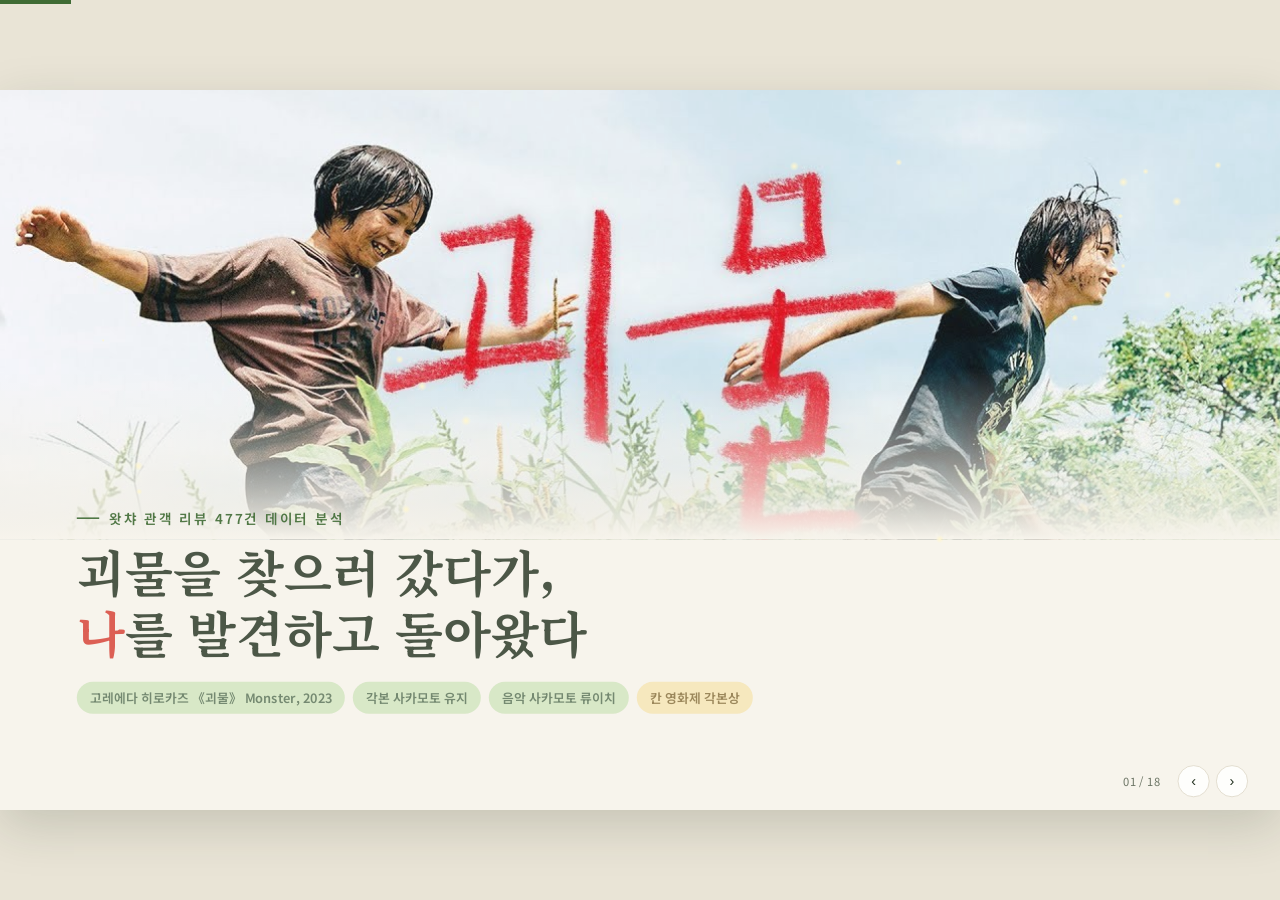
<file: index.html>
<!doctype html>
<html lang="ko">
<head>
<meta charset="utf-8">
<meta name="viewport" content="width=device-width,initial-scale=1">
<title>괴물 리뷰 분석</title>
<meta name="description" content="고레에다 히로카즈 《괴물》(2023) 왓챠 관객 리뷰 477건 데이터 분석 슬라이드">
<link rel="icon" href="data:image/svg+xml,%3Csvg xmlns='http://www.w3.org/2000/svg' viewBox='0 0 32 32'%3E%3Crect width='32' height='32' rx='7' fill='%233F6B34'/%3E%3Ctext x='16' y='23' font-size='19' text-anchor='middle' fill='%23F7F4EC' font-family='sans-serif'%3E%EA%B4%B4%3C/text%3E%3C/svg%3E">
<link rel="preconnect" href="https://fonts.googleapis.com">
<link rel="preconnect" href="https://fonts.gstatic.com" crossorigin>
<link href="https://fonts.googleapis.com/css2?family=Noto+Sans+KR:wght@400;500;600;700&family=Noto+Serif+KR:wght@600;700&display=swap" rel="stylesheet">
<link rel="stylesheet" href="css/deck.css">
</head>
<body>
<div id="progress"></div>
<div id="stage">

<!-- 1 COVER -->
<section class="slide" data-anim="cover">
  <div class="cover-img"></div>
  <div id="pollen"></div>
  <div class="cover-txt">
    <div class="kicker" data-r><b></b>왓챠 관객 리뷰 477건 데이터 분석</div>
    <h1 data-r style="margin-top:14px">괴물을 찾으러 갔다가,<br><em>나</em>를 발견하고 돌아왔다</h1>
    <div class="cover-meta" data-r>
      <span class="chip">고레에다 히로카즈 《괴물》 Monster, 2023</span>
      <span class="chip">각본 사카모토 유지</span>
      <span class="chip">음악 사카모토 류이치</span>
      <span class="chip sun">칸 영화제 각본상</span>
    </div>
  </div>
  <div class="pnum"></div>
</section>

<!-- 2 SUMMARY -->
<section class="slide" data-anim="summary">
  <div class="pad">
    <div class="kicker" data-r><b></b>Executive Summary</div>
    <h2 class="title" data-r>관객 <em>77.7%</em>가 4점 이상, 핵심 정서는 <span class="hl">'위로'와 '성찰'</span></h2>
    <div class="kpis">
      <div class="card kpi" data-r>
        <div><div class="lab">왓챠 평균 별점</div><div class="big"><span class="count" data-to="4.2" data-dec="1">0</span><small>/ 5</small></div></div>
        <div><span class="stars">★★★★★<span class="fill" data-w="84">★★★★★</span></span></div>
      </div>
      <div class="card kpi" data-r>
        <div><div class="lab">4점 이상 평가 비율</div><div class="big"><span class="count" data-to="77.7" data-dec="1">0</span><small>%</small></div></div>
        <div><div class="bar100"><i data-w="77.7"></i></div><div class="sub">10명 중 약 8명이 높은 점수</div></div>
      </div>
      <div class="card kpi" data-r>
        <div><div class="lab">보고싶어요</div><div class="big"><span class="count" data-to="49531" data-dec="0">0</span></div></div>
        <div class="sub">개봉 후에도 이어지는<br>관심의 크기</div>
      </div>
      <div class="card kpi" data-r>
        <div><div class="lab">분석한 리뷰</div><div class="big"><span class="count" data-to="477" data-dec="0">0</span><small>건</small></div></div>
        <div class="sub">작성자 477명 · 평균 48자<br>중앙값 25자</div>
      </div>
    </div>
    <div class="points">
      <div class="card" data-r>
        <h3>리뷰에 반복 등장하는 3대 감상 포인트</h3>
        <div class="chips"><span class="chip">① 다층적 시점 구조</span><span class="chip sun">② 결말 대사 "다시 태어나지 않아도 괜찮다"</span><span class="chip">③ 사카모토 류이치의 음악</span></div>
      </div>
      <div class="card" data-r style="display:flex;align-items:center">
        <p class="thesis">"누가 괴물인가?"라는 질문이 <em>관객 자신</em>에게 되돌아오는 경험</p>
      </div>
    </div>
  </div>
  <div class="foot">출처: 왓챠 콘텐츠 페이지 리뷰 477건 (2026-10-02 수집)</div><div class="pnum"></div>
</section>

<!-- 3 METHOD -->
<section class="slide" data-anim="method">
  <div class="pad">
    <div class="kicker" data-r><b></b>분석 방법</div>
    <h2 class="title" data-r>잘린 리뷰까지 477건 전문을 모아 <span class="hl">키워드와 테마</span>로 읽었다</h2>
    <div class="pipe">
      <svg viewBox="0 0 640 600"><path id="pipe-path" d="M38 40 V 560" stroke="#8DBE6A" stroke-width="4" fill="none" stroke-dasharray="6 8"/></svg>
      <div class="card step" style="top:0" data-r><span class="no">1</span><h4>수집 · Firecrawl</h4><p>왓챠 콘텐츠 페이지를 렌더링·스크롤해 마크다운으로 추출</p></div>
      <div class="card step" style="top:118px" data-r><span class="no">2</span><h4>파싱</h4><p>작성자와 본문을 분리 — 리뷰 477건, 총 23,620자</p></div>
      <div class="card step" style="top:236px" data-r><span class="no">3</span><h4>잘린 리뷰 전문 확보</h4><p>플랫폼에서 잘린 <b>59건(12%)</b>을 개별 코멘트 페이지에서 다시 수집</p></div>
      <div class="card step" style="top:354px" data-r><span class="no">4</span><h4>키워드 · 바이그램 빈도</h4><p>불용어 제외 단어·연속 어구 빈도 분석</p></div>
      <div class="card step" style="top:472px" data-r><span class="no">5</span><h4>테마 분류 → 정성 분석</h4><p>9개 감상 축으로 분류하고 대표 리뷰를 읽어 해석</p></div>
    </div>
    <div class="lenwrap" data-r>
      <div style="font-size:18px;font-weight:700;margin-bottom:4px">리뷰 길이 분포 <span style="font-weight:500;color:var(--muted);font-size:15px">· matplotlib</span></div>
      <img src="assets/v2/length_dist.png" alt="리뷰 길이 분포 막대그래프">
      <div class="cap"><span class="chip">평균 48자</span><span class="chip">중앙값 25자</span><span class="chip sun">최장 2,154자</span></div>
      <div class="analysis" style="margin-top:14px"><i>해석</i><span>대부분은 <b>1~2문장의 단문 감상</b>이고, 약 10%가 장문의 심층 분석이다. 그래서 단어 빈도(넓게)와 대표 리뷰 정독(깊게)을 함께 썼다.</span></div>
    </div>
  </div>
  <div class="foot">키워드 빈도는 단순 문자열 매칭 기준 · 동의어·어미 변형은 완전히 통합하지 않음</div><div class="pnum"></div>
</section>

<!-- 4 THEME MAP -->
<section class="slide" data-anim="bubbles">
  <div class="pad">
    <div class="kicker" data-r><b></b>전체 지도</div>
    <h2 class="title" data-r>9개의 감상 축 중 압도적 1위는 <em>"누가 괴물인가"</em></h2>
  </div>
  <svg id="bubbles" viewBox="0 0 1020 640"></svg>
  <div class="legend">
    <div style="font-size:15px;color:var(--muted);font-weight:600" data-r>원의 크기 = 언급 리뷰 수 · 이 순서로 따라갑니다</div>
    <div class="card lg" data-r><span class="dot" style="background:var(--red)"></span><div><h4>ACT 1 · 질문</h4><p>"누가 괴물인가" — 관객이 가장 많이 쓴 말</p></div></div>
    <div class="card lg" data-r><span class="dot" style="background:var(--moss)"></span><div><h4>ACT 2 · 발견</h4><p>괴물은 나 · 시점 구조 · 오해와 편견 · 학교와 시스템</p></div></div>
    <div class="card lg" data-r><span class="dot" style="background:var(--sun)"></span><div><h4>ACT 3 · 위로</h4><p>결말 대사 · 음악 · 영상미 · 아역 · 사랑</p></div></div>
    <div class="analysis" data-r><i>참고</i><span>한 리뷰가 여러 테마에 중복 포함될 수 있어 합계는 100%가 아니다.</span></div>
  </div>
  <div class="foot">건수: 리뷰 분석 레포트 3장 테마별 집계</div><div class="pnum"></div>
</section>

<!-- 5 ACT 1 -->
<section class="slide" data-anim="act">
  <div class="photo" style="background-image:url('assets/img/forest.jpg')"></div><div class="scrim-l"></div>
  <div class="act-txt">
    <div class="act-no" data-r>ACT 1</div>
    <div class="act-name" data-r>질문</div>
    <div class="act-q" data-r>"그래서, <em>누가 괴물</em>인가?"</div>
    <p class="act-desc" data-r>관객은 영화가 던진 질문을 그대로 들고 극장을 나왔다. 리뷰에 가장 많이 남은 단어와 문장부터 본다.</p>
    <div class="film3" data-r><span class="on">질문</span>→<span>발견</span>→<span>위로</span></div>
  </div>
  <div class="pnum"></div>
</section>

<!-- 6 KEYWORDS -->
<section class="slide" data-anim="keywords">
  <div class="pad">
    <div class="acts"><span class="on">질문</span><span>발견</span><span>위로</span></div>
    <div class="kicker" data-r><b></b>핵심 키워드</div>
    <h2 class="title" data-r>가장 많이 쓴 단어 1위는 <em>'괴물'</em>, 2위는 <em>'나'</em></h2>
  </div>
  <div class="kwrap" data-r><canvas id="kwChart"></canvas></div>
  <div class="kside">
    <div class="card vs" data-r><div class="w" style="color:var(--red)">괴물</div><div class="n"><b style="color:var(--ink);font-size:22px"><span class="count" data-to="146">0</span>건</b><br>전체 리뷰의 30.6% (파생어 포함)</div></div>
    <div class="card vs" data-r><div class="w" style="color:var(--ink)">나</div><div class="n"><b style="color:var(--ink);font-size:22px"><span class="count" data-to="62">0</span>건</b><br>내가 · 나는 · 나도</div></div>
    <div class="analysis" data-r><i>해석</i><span>관객은 이 영화를 <b>"괴물을 찾는 영화"</b>가 아니라 <b>"내가 괴물이었는지를 묻는 영화"</b>로 받아들였다.</span></div>
  </div>
  <div class="foot">Chart.js · 불용어·기능어("없는/것은/것을") 제외, 레포트 2.1 빈도표</div><div class="pnum"></div>
</section>

<!-- 7 BIGRAMS -->
<section class="slide" data-anim="bigrams">
  <div class="pad">
    <div class="acts"><span class="on">질문</span><span>발견</span><span>위로</span></div>
    <div class="kicker" data-r><b></b>반복된 문장</div>
    <h2 class="title" data-r>관객은 영화의 <span class="hl">질문과 대사를 그대로</span> 받아 적었다</h2>
  </div>
  <div class="wc" data-r><img src="assets/v2/wordcloud.png" alt="리뷰 워드클라우드"></div>
  <div class="bigr">
    <div style="font-size:16px;font-weight:700;color:var(--muted)" data-r>가장 많이 반복된 연속 어구 (회)</div>
    <div class="bg-row" data-r><span>누가 괴물인가</span><span class="track"><i data-v="12"></i></span><span class="c">12</span></div>
    <div class="bg-row" data-r><span>괴물은 누구인가</span><span class="track"><i data-v="6"></i></span><span class="c">6</span></div>
    <div class="bg-row" data-r><span>행복이라 부르지 않아</span><span class="track"><i data-v="5" style="background:var(--sun)"></i></span><span class="c">5</span></div>
    <div class="bg-row" data-r><span>괴물은 누구게</span><span class="track"><i data-v="4"></i></span><span class="c">4</span></div>
    <div class="line-quote" data-r>
      <div class="lab">가장 많이 인용된 명대사</div>
      <p id="typeLine" data-text="몇몇 사람만 가질 수 있는 건 행복이라 부르지 않아. 누구나 가질 수 있는 걸 행복이라고 하는 거야."></p>
    </div>
  </div>
  <div class="foot">워드클라우드: matplotlib + wordcloud (리뷰 477건 전문) · 빨강 = 괴물, 노랑 = 행복·사랑</div><div class="pnum"></div>
</section>

<!-- 8 ACT 2 -->
<section class="slide" data-anim="act">
  <div class="photo" style="background-image:url('assets/img/moss.jpg')"></div><div class="scrim-l"></div>
  <div class="act-txt">
    <div class="act-no" data-r>ACT 2</div>
    <div class="act-name" data-r>발견</div>
    <div class="act-q" data-r>괴물을 찾던 시선이<br><em>나 자신</em>에게 돌아온다</div>
    <p class="act-desc" data-r>영화는 엄마 → 담임 → 아이들의 시점으로 같은 사건을 세 번 보여준다. 관객의 판단도 세 번 뒤집힌다.</p>
    <div class="film3" data-r><span>질문</span>→<span class="on">발견</span>→<span>위로</span></div>
  </div>
  <div class="pnum"></div>
</section>

<!-- 9 MONSTER = ME -->
<section class="slide" data-anim="suspects">
  <div class="pad">
    <div class="acts"><span>질문</span><span class="on">발견</span><span>위로</span></div>
    <div class="kicker" data-r><b></b>테마 ① 괴물은 누구인가 · 146건</div>
    <h2 class="title" data-r>용의자를 좇던 관객은 결국 <em>자기 자신</em>을 지목했다</h2>
  </div>
  <div class="suspects">
    <div class="card sus"><span>담임 선생이 괴물?</span><span class="q">PART 1 · 엄마의 시선</span><i class="strike"></i></div>
    <div class="card sus"><span>아빠가 괴물?</span><span class="q">떠도는 소문</span><i class="strike"></i></div>
    <div class="card sus"><span>학교와 교장이 괴물?</span><span class="q">PART 2 · 담임의 시선</span><i class="strike"></i></div>
    <div class="card sus"><span>아이들이 괴물?</span><span class="q">PART 3 · 아이들의 시선</span><i class="strike"></i></div>
    <div class="card sus me"><span>…괴물은 나였다</span><span class="q">관객의 결론</span></div>
  </div>
  <div class="ringbox" data-r>
    <svg width="300" height="300" viewBox="0 0 300 300"><circle cx="150" cy="150" r="120" stroke="#EFEADD" stroke-width="26" fill="none"/><circle id="ring146" cx="150" cy="150" r="120" stroke="#D63B2F" stroke-width="26" fill="none" stroke-linecap="round" transform="rotate(-90 150 150)" stroke-dasharray="754" stroke-dashoffset="754"/></svg>
    <div class="big" style="color:var(--red)"><span class="count" data-to="30.6" data-dec="1">0</span>%</div>
    <div class="rl"><b style="color:var(--ink)">146건</b>의 리뷰가 '괴물'을 언급<br>가장 지배적인 감상 축</div>
  </div>
  <div class="qcol">
    <div class="quote red" data-r>"선생이 괴물이네 아니 저 아빠인가 아니 쟤네 하다 <b>아 내가 괴물이었구나</b> 하는 결말."<span class="who">— 토맛토마토</span></div>
    <div class="quote red" data-r>"누가 괴물인지 찾고 있던 <b>나를 보고 충격</b>에 빠졌다."<span class="who">— 진종원</span></div>
    <div class="quote red" data-r>"그러한 <b>세상의 시선이 모두를 괴물로 만드는 것</b>이 아닐까."<span class="who">— 익명 리뷰</span></div>
    <div class="analysis" data-r><i>해석</i><span>'괴물'은 작품 속 실체가 아니라 <b>타자화의 결과</b>로 읽힌다. 악역 찾기가 무의미해지면서 감상은 자기 성찰로 이동한다.</span></div>
  </div>
  <div class="foot">인용: 왓챠 리뷰 원문 (일부 발췌)</div><div class="pnum"></div>
</section>

<!-- 10 VIEWPOINTS -->
<section class="slide" data-anim="viewpoints">
  <div class="pad">
    <div class="acts"><span>질문</span><span class="on">발견</span><span>위로</span></div>
    <div class="kicker" data-r><b></b>테마 ② 다층적 시점 구조 · 30건 (6%)</div>
    <h2 class="title" data-r>시점이 바뀔 때마다 판단이 뒤집혔다 — <span class="hl">"컬러 라쇼몽"</span></h2>
  </div>
  <div class="vp-video" data-r><video id="vpVideo" src="assets/v2/viewpoints.mp4" muted playsinline loop preload="auto"></video></div>
  <div class="vp-cards">
    <div class="card vp" data-r><div class="who" style="background:var(--sky)">PART 1<br>엄마 사오리</div><p>아들이 다쳐서 돌아왔다. 의심은 담임에게 향하고, 학교는 고개만 숙인다.</p></div>
    <div class="card vp" data-r><div class="who" style="background:#D9A33A">PART 2<br>담임 호리</div><p>같은 사건이 다시 보인다. 가해자로 지목된 사람에게도 사정이 있었다.</p></div>
    <div class="card vp" data-r><div class="who" style="background:var(--moss)">PART 3<br>아이들</div><p>어른들이 보지 못한 두 아이의 세계. 앞선 모든 판단이 다시 흔들린다.</p></div>
    <div class="analysis" data-r><i>해석</i><span>관객은 각 파트에서 <b>같은 사건을 재해석</b>하며 앞선 판단을 반성한다. 구조 자체가 "진실은 하나가 아니다"라는 주제다.</span></div>
  </div>
  <div class="vp-bottom">
    <div class="quote" data-r>"<b>시점 바뀔 때마다 머리 한대씩 맞는 느낌</b>이었다."<span class="who">— Yem</span></div>
    <div class="quote" data-r>"손에 잡았다고 생각한 순간 모래알이 되어 빠져나간다. … <b>컬러 버전 라쇼몽</b>."<span class="who">— 익명 리뷰</span></div>
    <div class="quote" data-r>"모든 사람들은 <b>자신이 보는 세상에서만</b> 살아갈 수밖에 없다고 느꼈다."<span class="who">— 한량</span></div>
  </div>
  <div class="foot">영상: manim으로 제작한 시점 전환 다이어그램</div><div class="pnum"></div>
</section>

<!-- 11 PREJUDICE + SCHOOL -->
<section class="slide" data-anim="network">
  <div class="pad">
    <div class="acts"><span>질문</span><span class="on">발견</span><span>위로</span></div>
    <div class="kicker" data-r><b></b>테마 ③ 오해·편견 &nbsp;+&nbsp; 학교·사회 시스템</div>
    <h2 class="title" data-r><span class="hl">선의</span>가 폭력이 되는 순간 — 오해·편견과 침묵하는 학교</h2>
  </div>
  <svg id="net" viewBox="0 0 820 620"></svg>
  <div class="netside">
    <div class="stats2">
      <div class="card stat" data-r><div class="big"><span class="count" data-to="57">0</span><small style="font-size:22px">건</small></div><div class="lab">오해·편견 관련 (11%)</div></div>
      <div class="card stat" data-r><div class="big"><span class="count" data-to="23">0</span><small style="font-size:22px">건</small></div><div class="lab">학교·폭력·시스템 관련</div></div>
    </div>
    <div class="quote" data-r>"오해의 오해의 오해… 영화를 보는 나도 보이는 대로 믿고 … <b>이 영화는 괴물(악역)이 없다.</b>"<span class="who">— 김규민</span></div>
    <div class="quote" data-r>"<b>누군가를 함부로 이해한다는 게 얼마나 오만하고 때로는 잔인한 것인지.</b>"<span class="who">— 익명 리뷰</span></div>
    <div class="quote" data-r>"<b>폭력에 대한 학교의 무감각한 태도</b>를 보고 있자니 숨이 막히는 것 같았다."<span class="who">— 익명 리뷰</span></div>
    <div class="analysis" data-r><i>해석</i><span>부모의 걱정, 학교의 회피, 선생의 침묵이 모두 <b>선의에서 비롯된 폭력</b>으로 읽힌다. 관객은 학교를 사회의 축소판으로 본다.</span></div>
  </div>
  <div class="foot">anime.js 네트워크 다이어그램 · 레포트 3.3, 3.9</div><div class="pnum"></div>
</section>

<!-- 12 ACT 3 -->
<section class="slide" data-anim="act">
  <div class="photo" style="background-image:url('assets/img/sunforest.jpg')"></div><div class="scrim-l"></div>
  <div class="act-txt">
    <div class="act-no" data-r>ACT 3</div>
    <div class="act-name" data-r>위로</div>
    <div class="act-q" data-r>"다시 태어나지 않아도<br><em>괜찮다</em>"</div>
    <p class="act-desc" data-r>비극적인 결말인데도 관객은 '위로'를 말한다. 무엇이 슬픔을 위로로 바꿨는지 본다.</p>
    <div class="film3" data-r><span>질문</span>→<span>발견</span>→<span class="on">위로</span></div>
  </div>
  <div class="pnum"></div>
</section>

<!-- 13 ENDING -->
<section class="slide" data-anim="ending">
  <div class="ending-photo"></div><div class="ending-scrim"></div>
  <div class="pad">
    <div class="acts"><span>질문</span><span>발견</span><span class="on">위로</span></div>
    <div class="kicker" data-r><b></b>테마 ④ 결말과 위로 · 68건 (14%)</div>
    <h2 class="title" data-r>결말 대사 하나가 '우울한 영화'를 <span class="hl">'위로의 영화'</span>로 바꿨다</h2>
    <div class="dialog">
      <div class="dl"><span class="sp">—</span><p class="ln">우린 새로 태어난 걸까?</p></div>
      <div class="dl"><span class="sp">—</span><p class="ln">그런 건 없는 것 같아.</p></div>
      <div class="dl last"><span class="sp">—</span><p class="ln">그래? 다행이네.</p></div>
    </div>
  </div>
  <div class="end-quotes">
    <div class="quote sun" data-r>"<b>태풍이 불어서 다행이라고 생각했다. 그리고 다시 태어나지 않아도 괜찮다고 생각했다.</b> 그렇게 뜻밖의 위로를 받았다."<span class="who">— from.serein</span></div>
    <div class="quote sun" data-r>"처음엔 그냥 지나쳤던 <b>'그래? 다행이네'라는 대사에 가슴이 먹먹</b>해졌다."<span class="who">— 슘슘슘</span></div>
    <div class="analysis" data-r><i>해석</i><span>관객은 <b>"지금의 나를 부정하지 않아도 된다"</b>는 메시지에서 개인적인 위로를 얻는다.</span></div>
  </div>
  <div class="foot">대사: 리뷰에 인용된 결말 대사 (번역 표현은 리뷰마다 다름)</div><div class="pnum"></div>
</section>

<!-- 14 EMOTION -->
<section class="slide" data-anim="emotion">
  <div class="pad">
    <div class="acts"><span>질문</span><span>발견</span><span class="on">위로</span></div>
    <div class="kicker" data-r><b></b>감정 반응</div>
    <h2 class="title" data-r>관객의 감정은 <span class="hl">슬픔 → 성찰 → 위로</span>로 흘러갔다</h2>
  </div>
  <div class="emo-gif" data-r><img id="emoGif" data-src="assets/v2/emotion_flow.gif" alt="감정 흐름 애니메이션 그래프"></div>
  <div class="emo-steps">
    <div class="st" style="background:#DCE5EE;color:#3B5873" data-r>슬픔 · 눈물</div><div class="ar" data-r>→</div>
    <div class="st" style="background:var(--leaf2);color:var(--moss2)" data-r>성찰 · 나를 돌아봄</div><div class="ar" data-r>→</div>
    <div class="st" style="background:var(--sun2);color:#6B4E0E" data-r>위로 · 수용</div>
  </div>
  <div class="emo-list">
    <div class="card emo" data-r><div class="k" style="color:var(--sky)">눈물·울음</div><div class="v"><b style="font-size:24px;color:var(--ink)"><span class="count" data-to="38">0</span>건</b> — 가장 많이 직접 언급된 반응<small>"한참 동안 눈물이 멈추지 않았다"</small></div></div>
    <div class="card emo" data-r><div class="k" style="color:#7C8F7A">혼란·전복</div><div class="v">다수<small>"머리 한 대씩 맞는 느낌", "설명이 바뀔 때마다"</small></div></div>
    <div class="card emo" data-r><div class="k" style="color:var(--moss)">자기 성찰</div><div class="v">다수<small>"나를 돌아보게 됨", "내가 괴물이었구나"</small></div></div>
    <div class="card emo" data-r><div class="k" style="color:#B8892A">위로·구원</div><div class="v">다수<small>"뜻밖의 위로", "다시 태어나지 않아도 괜찮다"</small></div></div>
    <div class="card emo" data-r><div class="k" style="color:var(--muted)">여운</div><div class="v">5건 이상<small>"여운이 오래 갈 듯", "생각이 많아지는 영화"</small></div></div>
  </div>
  <div class="foot">그래프: matplotlib 애니메이션(GIF) · 곡선은 감정 단계의 흐름을 개념적으로 표현</div><div class="pnum"></div>
</section>

<!-- 15 SOUND -->
<section class="slide" data-anim="sound">
  <div class="pad">
    <div class="acts"><span>질문</span><span>발견</span><span class="on">위로</span></div>
    <div class="kicker" data-r><b></b>테마 ⑤ 사운드와 음악 · 17건 + 관련 언급 18건</div>
    <h2 class="title" data-r>눈물 버튼은 사카모토 류이치의 <span class="hl">'Aqua'</span>였다</h2>
  </div>
  <svg id="tri" viewBox="0 0 760 610"></svg>
  <div class="snd-side">
    <div class="card" data-r style="padding:16px 18px"><div style="font-size:14px;color:var(--muted);font-weight:600;margin-bottom:6px">♪ Aqua — 엔딩 크레딧</div><div class="wave" id="wave"></div></div>
    <div class="quote" data-r>"<b>아쿠아만 나왔다 하면 파블로프의 개마냥 눈물이.</b>"<span class="who">— 다 영</span></div>
    <div class="quote" data-r>"사카모토 유지의 비틀린 시선과 고레에다 히로카즈의 담담함, <b>류이치 사카모토의 쓸쓸함</b>이 만나 완성되는 피날레."<span class="who">— 익명 리뷰</span></div>
    <div class="analysis" data-r><i>해석</i><span>음악은 정서적 절정을 맡는 장치로, 특히 'Aqua'가 <b>눈물 트리거</b>로 기능한다. 감독·각본·음악 <b>3인의 조합</b> 자체가 호평받는다.</span></div>
  </div>
  <div class="foot">anime.js SVG · 레포트 3.5</div><div class="pnum"></div>
</section>

<!-- 16 VISUAL / ACTORS / LOVE -->
<section class="slide" data-anim="three">
  <div class="three-photo"></div>
  <div class="three-head">
    <div class="acts" style="right:0;top:0"><span>질문</span><span>발견</span><span class="on">위로</span></div>
    <div class="kicker" data-r><b></b>테마 ⑥⑦⑧</div>
    <h2 class="title" data-r style="font-size:44px">영상미 · 아역 · 사랑 — <span class="hl">몰입을 완성한</span> 세 가지</h2>
  </div>
  <div class="three">
    <div class="card" data-r>
      <h4>연출 · 영상미</h4><div class="big"><span class="count" data-to="15">0</span><small> 건 (3%)</small></div>
      <div class="mini"><i data-v="15" style="background:var(--leaf)"></i></div>
      <div class="quote">"영화 색감. 분위기. 그리고 장면의 전환과 은유적 기법 … 다 좋았음."<span class="who">— Suuun</span></div>
      <div class="quote">"그들의 <b>철도 아지트</b>는 내가 좋아하는 우주 같아서 눈호강했다."<span class="who">— mini</span></div>
    </div>
    <div class="card" data-r>
      <h4>아역 배우의 연기</h4><div class="big"><span class="count" data-to="7">0</span><small> 건 + 인물 언급 다수</small></div>
      <div class="mini"><i data-v="7" style="background:var(--sky)"></i></div>
      <div class="quote">"<b>소야랑 히나타 둘 다 거기서는 행복해졌길</b>"<span class="who">— 지후</span></div>
      <div class="quote">"이대로만 자라서 좋은 작품들을 많이 찍어다오…"<span class="who">— 익명 리뷰</span></div>
    </div>
    <div class="card" data-r>
      <h4>퀴어 서사와 '사랑'</h4><div class="big"><span class="count" data-to="23">0</span><small> 건 (퀴어 4건)</small></div>
      <div class="mini"><i data-v="23" style="background:var(--sun)"></i></div>
      <div class="quote">"표현은 달라도 <b>모두 다 사랑하는 마음</b>이었기에."<span class="who">— 익명 리뷰</span></div>
      <div class="quote">"사과를 좋아하는 게 자연스러운 것처럼, 남자아이도 좋아할 수 있는 게 아닐까요"<span class="who">— 칸 기자회견 발언 인용</span></div>
    </div>
  </div>
  <div class="three-ana analysis" data-r><i>해석</i><span>3부(아이들 시점)의 밝은 색감과 두 아역의 케미가 몰입을 이끈다. 사랑의 서사는 '퀴어 영화'로 한정되기보다 <b>보편적인 사랑과 이해의 문제</b>로 확장해 읽힌다.</span></div>
  <div class="pnum"></div>
</section>

<!-- 17 CRITIQUE -->
<section class="slide" data-anim="critique">
  <div class="pad">
    <div class="kicker" data-r><b></b>비판적 · 유보적 시각</div>
    <h2 class="title" data-r>유보 의견은 작품의 완성도보다 <span class="hl">'낯섦'</span>을 향했다</h2>
  </div>
  <div class="split" data-r>
    <div class="barwrap"><div class="pos" id="posBar">4점 이상 77.7%</div><div class="neg">그 외 22.3%</div></div>
  </div>
  <div class="crit">
    <div class="card" data-r><span class="tag">취향</span><h4>취향 불일치</h4><p>"작품성과는 별개로 제 취향과는 머네요."</p></div>
    <div class="card" data-r><span class="tag">템포</span><h4>초·중반 몰입 저하</h4><p>"중반까지도 화병 나서 끌 뻔했다. 끝까지 다 보니 명작이란 걸 알았다."</p></div>
    <div class="card" data-r><span class="tag">설정</span><h4>작위성</h4><p>"아이 담임 파트에서는 《더 헌트》와 같은 작위성이 느껴졌다."</p></div>
    <div class="card" data-r><span class="tag">장르</span><h4>장르 결합의 어색함</h4><p>"부조리극과 리얼리즘이 어색하게 결합되고 있다고 느꼈다."</p></div>
    <div class="card" data-r><span class="tag">해석</span><h4>퀴어 코드에 대한 거부감</h4><p>일부 리뷰에서 서사 해석을 둘러싼 갈등이 드러남.</p></div>
  </div>
  <div class="crit-ana">
    <div class="card flip" data-r><span class="from">"중반까지 끌 뻔했다"</span><span class="arrow">→</span><span class="to">"끝까지 보니 명작"</span></div>
    <div class="analysis" data-r style="align-items:center"><i>해석</i><span>비판은 <b>초반 템포·장르 혼합의 낯섦</b>에 집중된다. "끝까지 보면 이해된다"는 반전형 호평이 이를 상쇄한다.</span></div>
  </div>
  <div class="foot">레포트 5장</div><div class="pnum"></div>
</section>

<!-- 18 CONCLUSION -->
<section class="slide" data-anim="conclusion">
  <div class="concl-photo"></div><div class="concl-scrim"></div>
  <div class="concl">
    <div class="kicker" data-r><b></b>결론</div>
    <h2 data-r>괴물은 타인이 아니라,<br><em>우리가 만들어내는 시선</em>이다</h2>
    <div class="ids">
      <div class="card" data-r><div class="n">01</div><h4>구조가 주제인 영화</h4><p>다층 시점이 곧 "진실은 하나가 아니다"라는 메시지</p></div>
      <div class="card" data-r><div class="n">02</div><h4>관객을 심판대에 세우는 영화</h4><p>괴물 찾기를 시키다가 결국 관객 자신을 지목</p></div>
      <div class="card" data-r><div class="n">03</div><h4>위로의 영화</h4><p>"다시 태어나지 않아도 괜찮다" — 비극 속의 수용과 안도</p></div>
      <div class="card" data-r><div class="n">04</div><h4>3인의 협업</h4><p>고레에다(연출) · 사카모토 유지(각본) · 사카모토 류이치(음악)</p></div>
    </div>
    <div class="oneline" data-r><span>괴물을 찾으러 갔다가</span><span class="mid">나 자신을 발견하고</span><span>위로받고 돌아온다</span></div>
  </div>
  <div class="foot">데이터: 왓챠 리뷰 477건 (watcha.com/ko/contents/mOopwPa) · 수집 Firecrawl · 분석 2026-10-02</div><div class="pnum"></div>
</section>

<div id="nav"><button id="prevBtn" aria-label="이전">‹</button><button id="nextBtn" aria-label="다음">›</button></div>
</div>
<script src="js/vendor/anime.min.js"></script>
<script src="js/vendor/chart.umd.min.js"></script>
<script src="js/deck.js"></script>
</body>
</html>
</file>
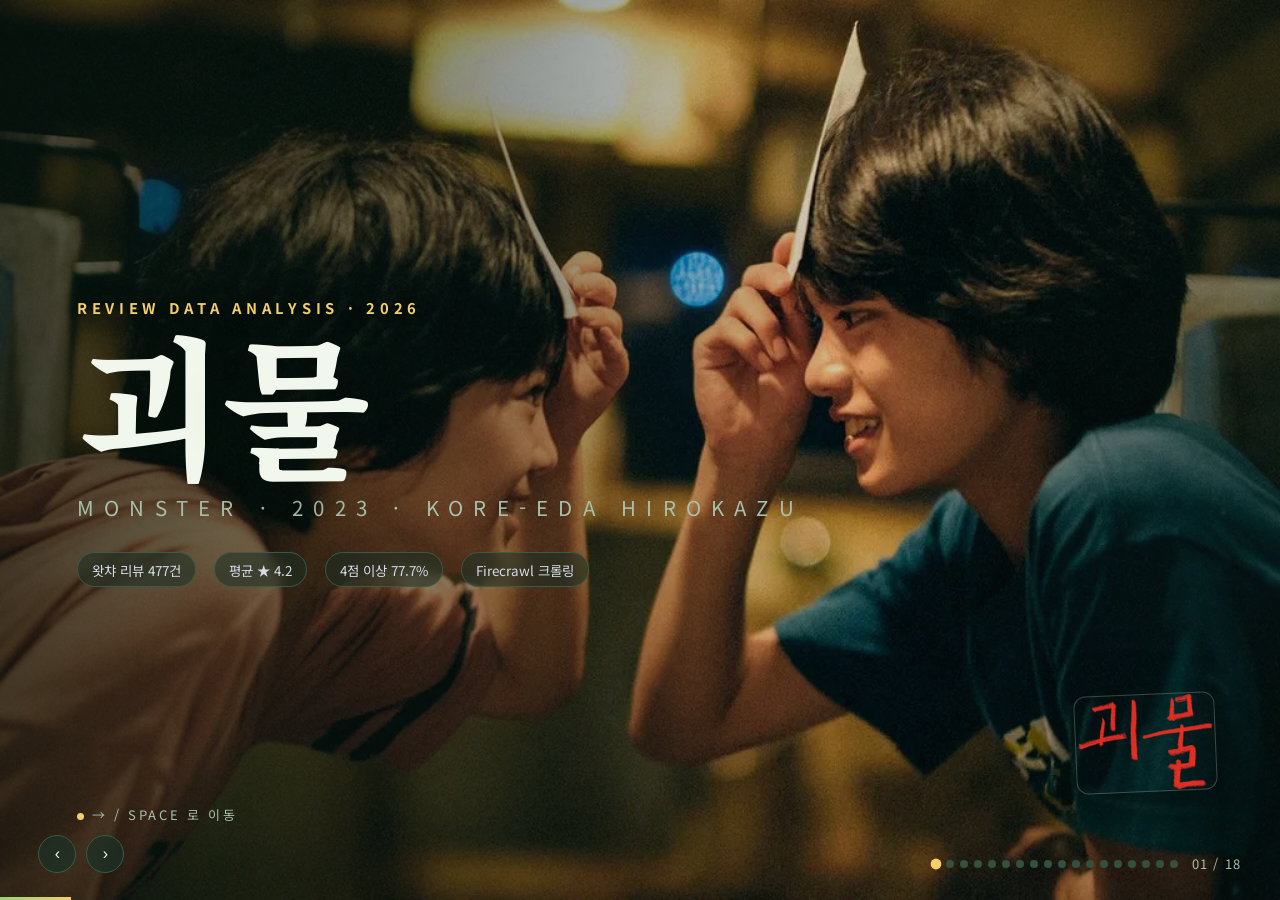
<file: old/index.html>
<!DOCTYPE html>
<html lang="ko">
<head>
<meta charset="UTF-8" />
<meta name="viewport" content="width=device-width, initial-scale=1.0" />
<title>《괴물》 리뷰 데이터 분석 — Slide Deck</title>
<meta name="description" content="고레에다 히로카즈 《괴물》 왓챠 리뷰 477건 데이터 분석 프레젠테이션" />
<link rel="icon" href="data:image/svg+xml,%3Csvg xmlns='http://www.w3.org/2000/svg' viewBox='0 0 32 32'%3E%3Crect width='32' height='32' rx='7' fill='%2312241a'/%3E%3Ctext x='16' y='23' font-size='20' text-anchor='middle' fill='%23f4cf6b' font-family='sans-serif'%3E%E6%80%AA%3C/text%3E%3C/svg%3E" />
<link rel="preconnect" href="https://fonts.googleapis.com" />
<link rel="preconnect" href="https://fonts.gstatic.com" crossorigin />
<link href="https://fonts.googleapis.com/css2?family=Noto+Sans+KR:wght@400;600;800&family=Noto+Serif+KR:wght@600;700&display=swap" rel="stylesheet" />
<link rel="stylesheet" href="deck.css" />
</head>
<body>
<canvas id="rain"></canvas>
<div class="deck" id="deck">

  <!-- 1. TITLE -->
  <section class="slide bg-full title-slide" data-name="title"
    style="background-image:url('../assets/film/train.jpg')">
    <div class="kicker">Review Data Analysis · 2026</div>
    <h1 class="film-title serif">
      <span class="ch">괴</span><span class="ch">물</span>
    </h1>
    <div class="en">Monster · 2023 · Kore-eda Hirokazu</div>
    <div class="title-meta" data-name="meta">
      <span class="chip">왓챠 리뷰 477건</span>
      <span class="chip">평균 ★ 4.2</span>
      <span class="chip">4점 이상 77.7%</span>
      <span class="chip">Firecrawl 크롤링</span>
    </div>
    <img class="poster" src="../assets/film/poster.png" alt="《괴물》 공식 포스터" />
    <div class="scroll-hint"><span class="dot"></span>→ / SPACE 로 이동</div>
  </section>

  <!-- 2. OVERVIEW -->
  <section class="slide" data-name="overview"
    style="background-image:url('../assets/img/moss.jpg')">
    <div class="kicker">Overview</div>
    <h2>작품 &amp; 데이터 개요</h2>
    <p class="lead" style="max-width:70ch">
      고레에다 히로카즈 감독 · 사카모토 유지 각본 · 사카모토 류이치 음악 ·
      칸 영화제 각본상. 왓챠 관객 리뷰 <b>477건</b>을 수집·분석했다.
    </p>
    <div class="stat-grid">
      <div class="stat-card"><div class="num accent" data-to="4.2" data-dec="1" data-suffix=" / 5">0</div><div class="label">왓챠 평균 별점</div></div>
      <div class="stat-card"><div class="num accent" data-to="77.7" data-dec="1" data-suffix="%">0</div><div class="label">4점 이상 평가 비율</div></div>
      <div class="stat-card"><div class="num" data-to="49531">0</div><div class="label">보고싶어요</div></div>
      <div class="stat-card"><div class="num accent-rain" data-to="477">0</div><div class="label">수집 리뷰 수</div></div>
      <div class="stat-card"><div class="num" data-to="23620">0</div><div class="label">총 리뷰 글자 수</div></div>
      <div class="stat-card"><div class="num accent-rain" data-to="59">0</div><div class="label">전문(full-text) 재수집</div></div>
    </div>
    <div class="footer-note">SOURCE · watcha.com/ko/contents/mOopwPa</div>
  </section>

  <!-- 3. PIPELINE -->
  <section class="slide" data-name="pipeline"
    style="background-image:url('../assets/img/forest.jpg')">
    <div class="kicker">Method</div>
    <h2>어떻게 분석했나</h2>
    <p class="lead">Firecrawl로 렌더링·스크롤 수집 → 파싱 → 통계 → 시각화.</p>
    <div class="pipeline">
      <div class="pipe-node"><div class="ico">🕸️</div><div class="t">수집 (Firecrawl)</div><div class="d">watcha 렌더링 · 리뷰 477건</div></div>
      <div class="pipe-arrow">→</div>
      <div class="pipe-node"><div class="ico">🧩</div><div class="t">파싱 · 정제</div><div class="d">작성자/본문, 59건 전문</div></div>
      <div class="pipe-arrow">→</div>
      <div class="pipe-node"><div class="ico">📊</div><div class="t">통계 분석</div><div class="d">키워드 · 테마 · 감정</div></div>
      <div class="pipe-arrow">→</div>
      <div class="pipe-node"><div class="ico">🎞️</div><div class="t">시각화</div><div class="d">Chart.js · matplotlib</div></div>
    </div>
    <div class="cols tight" style="margin-top:2vh; align-items:start">
      <div class="frame"><img src="../assets/charts/length_dist.png" alt="리뷰 길이 분포" /></div>
      <div>
        <h3 style="margin-bottom:1vh">리뷰 길이 분포</h3>
        <p class="lead">전체의 <b class="accent">71%</b>가 25자 이하의 단문 감상.
        반면 상위 약 9%는 100자 이상의 심층 분석으로, <b>단문 정서 반응</b>과
        <b>장문 해석</b>이 뚜렷이 나뉜다.</p>
      </div>
    </div>
  </section>

  <!-- 4. QUESTION / WORDCLOUD -->
  <section class="slide cols" data-name="question"
    style="background-image:url('../assets/img/canopy.jpg')">
    <div>
      <div class="kicker">Core Question</div>
      <h2 class="serif" style="font-size:clamp(30px,3.6vw,62px)">“괴물은<br />누구인가?”</h2>
      <p class="lead">가장 많이 등장한 단어는 <b class="accent">‘괴물’</b>(146건, 30.6%)과
      <b class="accent">‘나’</b>. 관객은 괴물을 찾다가 결국 <b>자신</b>을 마주한다.</p>
      <div class="quotelist">
        <div class="q">“괴물을 찾다가 <b>내가 괴물이었구나</b> 하는 결말.”<div class="who">토맛토마토</div></div>
        <div class="q">“누가 괴물인지 찾고 있던 <b>나를 보고 충격</b>에 빠졌다.”<div class="who">진종원</div></div>
      </div>
      <div class="analysis"><span class="tagline">Analysis</span>
        관객은 《괴물》을 ‘괴물을 찾는 영화’가 아니라 <b>‘내가 괴물이었는지를 묻는 영화’</b>로 소비한다.
        ‘괴물’은 실체가 아니라 <b>타자화의 결과</b>로 해석된다.
      </div>
    </div>
    <div class="frame"><img src="../assets/charts/wordcloud.png" alt="리뷰 워드클라우드" /></div>
  </section>

  <!-- 5. KEYWORDS -->
  <section class="slide" data-name="keywords"
    style="background-image:url('../assets/img/meadow.jpg')">
    <div class="kicker">Keyword Frequency</div>
    <h2>최다 등장 키워드</h2>
    <div class="chart-wrap tall"><canvas id="cKeywords"></canvas></div>
  </section>

  <!-- 6. QUOTES -->
  <section class="slide" data-name="quotes"
    style="background-image:url('../assets/film/field_run_clean.jpg')">
    <div class="kicker">Most Quoted</div>
    <h2>가장 많이 인용된 대사 · 감상</h2>
    <div class="cols tight" style="align-items:start">
      <div class="quote serif">
        “몇몇 사람만 가질 수 있는 건<br /><span class="hl">행복이라 부르지 않아.</span>”
        <div class="quote-src">— 요리(작중 대사) · 리뷰에서 가장 많이 인용된 문장</div>
      </div>
      <div class="quotelist" id="quoteList">
        <div class="q">“우린 새로 태어난 걸까? / 그런 일은 없는 것 같아. / 그래? 다행이네.”<div class="who">미나토·요리 — 결말</div></div>
        <div class="q">“오해의 오해의 오해… <b>이 영화는 괴물이 없다.</b>”<div class="who">김규민</div></div>
        <div class="q">“다시 태어나지 않아도 괜찮다고 생각했다. 그렇게 <b>뜻밖의 위로</b>를 받았다.”<div class="who">from.serein</div></div>
        <div class="q">“아쿠아만 나왔다 하면 파블로프의 개마냥 눈물이.”<div class="who">다 영</div></div>
      </div>
    </div>
  </section>

  <!-- 7. THEMES -->
  <section class="slide" data-name="themes"
    style="background-image:url('../assets/img/moss.jpg')">
    <div class="kicker">Theme Distribution</div>
    <h2>리뷰 테마 분포</h2>
    <div class="cols tight" style="align-items:stretch; flex:1">
      <div class="chart-card"><div class="chart-wrap"><canvas id="cThemes"></canvas></div></div>
      <div class="chart-card"><div class="chart-wrap"><canvas id="cRadar"></canvas></div></div>
    </div>
    <p class="footer-note">※ 테마별 ‘관련 키워드 포함 리뷰 수’(중복 포함) 기준</p>
  </section>

  <!-- 8. VIEWPOINT -->
  <section class="slide" data-name="viewpoint"
    style="background-image:url('../assets/img/forest.jpg')">
    <div class="kicker">Theme 01 · Structure</div>
    <h2>다층적 시점 — “컬러 라쇼몽”</h2>
    <p class="lead">같은 사건을 <b>엄마 → 담임 → 아이들</b>의 눈으로 세 번 반복하며,
    앞선 판단을 스스로 반성하게 만든다.</p>
    <div class="panels">
      <div class="panel3 p1"><div class="tag">Part 1</div><div class="big">엄마 · 사오리</div><p class="lead">아들의 변화를 보고 담임을 의심하고, 학교를 불신한다.</p></div>
      <div class="panel3 p2"><div class="tag">Part 2</div><div class="big">담임 · 호리</div><p class="lead">무책임해 보였던 행동에 알지 못했던 맥락이 드러난다.</p></div>
      <div class="panel3 p3"><div class="tag">Part 3</div><div class="big">아이들 · 미나토·요리</div><p class="lead">어른들이 결코 닿지 못한 진실 — 눈부신 햇살 속에서.</p></div>
    </div>
    <div class="analysis"><span class="tagline">Analysis</span>
      관객은 각 파트에서 <b>동일한 사건을 재해석</b>하며 앞선 판단을 스스로 반성한다.
      구조 자체가 영화의 주제(‘진실은 하나가 아니다’)와 맞물린다는 평가가 많다.
    </div>
    <p class="quote" style="margin-top:3vh; font-size:clamp(15px,1.6vw,24px)">“시점 바뀔 때마다 <span class="hl">머리 한 대씩 맞는 느낌</span>이었다.” — Yem</p>
  </section>

  <!-- 9. PREJUDICE -->
  <section class="slide" data-name="prejudice"
    style="background-image:url('../assets/img/canopy.jpg')">
    <div class="kicker">Theme 02 · Gaze</div>
    <h2>오해와 편견 — 모두를 괴물로</h2>
    <div class="cols tight" style="align-items:stretch; flex:1; grid-template-columns:0.92fr 1.08fr">
      <div class="chart-card"><div class="chart-wrap"><canvas id="cPrejudice"></canvas></div></div>
      <div class="frame big"><img src="../assets/charts/theme_heatmap.png" alt="테마 동시 언급 히트맵" /></div>
    </div>
    <div class="analysis"><span class="tagline">Analysis</span>
      ‘이해’조차 폭력이 될 수 있다는 <b>역설적 통찰</b>. 부모의 걱정 · 학교의 회피 · 선생의 침묵이
      모두 <b>선의에서 비롯된 폭력</b>으로 읽힌다.
    </div>
    <p class="quote" style="margin-top:2vh; font-size:clamp(15px,1.5vw,22px)">“누군가를 함부로 이해한다는 게 얼마나 <span class="hl">오만하고 잔인한</span> 것인지.”</p>
  </section>

  <!-- 10. SUN / ENDING -->
  <section class="slide bg-full conclusion" data-name="sun"
    style="background-image:url('../assets/img/sunforest.jpg')">
    <div class="kicker">Theme 03 · Ending</div>
    <div class="bigline serif">“다시 태어나지 않아도<br />괜찮아.”</div>
    <p class="lead" style="max-width:62ch; margin-top:3vh">
      결말은 비극적이면서도 구원적이다. 관객은 <b class="accent">“현재의 나를 부정하지 않아도 된다”</b>는
      위로에서 개인적 안도를 얻는다 — 관련 리뷰 68건(14%).
    </p>
  </section>

  <!-- 11. SOUND -->
  <section class="slide" data-name="sound"
    style="background-image:url('../assets/img/water.jpg')">
    <div class="kicker">Theme 04 · Sound &amp; Image</div>
    <h2>사운드 &amp; 영상미 — <span class="accent">Aqua</span></h2>
    <div class="cols tight" style="align-items:center; flex:1">
      <div>
        <p class="lead">사카모토 류이치의 엔딩 곡 <b class="accent">《Aqua》</b>는
        ‘눈물 트리거’로 기능한다. 감독·각본·음악의 조합이 반복적으로 호평받은 지점.</p>
        <div class="quotelist" style="margin-top:2vh">
          <div class="q">“사카모토 유지의 비틀린 시선과 고레에다의 담담함, <b>류이치 사카모토의 쓸쓸함</b>이 완성하는 피날레.”</div>
          <div class="q">“류이치 사카모토의 세련된 사운드 디자인.”</div>
        </div>
        <div class="analysis"><span class="tagline">Analysis</span>
          음악은 <b>정서적 절정</b>을 담당하는 장치로, 《Aqua》가 ‘눈물 트리거’로 기능한다.
          감독 · 각본 · 음악 3인의 협업과 3부의 <b>밝은 색조 전환</b>이 반복적으로 호평받는다.
        </div>
      </div>
      <svg id="wave" class="wave" viewBox="0 0 900 220" preserveAspectRatio="none"></svg>
    </div>
  </section>

  <!-- THEME 05. ACTING -->
  <section class="slide" data-name="acting"
    style="background-image:url('../assets/img/meadow.jpg')">
    <div class="kicker">Theme 05 · Performance</div>
    <h2>아역의 연기 — 소야 · 히나타</h2>
    <p class="lead">쿠로카와 소야(미나토)·히이라기 히나타(요리)의 연기와 케미가
    관객의 정서적 몰입을 이끄는 핵심 요소로 꼽힌다.</p>
    <div class="quotelist">
      <div class="q">“<b>소야랑 히나타 둘 다</b> 거기서는 행복해졌길.”<div class="who">지후</div></div>
      <div class="q">“이건 배우 인터뷰까지 봐야 됨. 이대로만 자라서 좋은 작품들을 많이 찍어다오.”</div>
      <div class="q">“<b>미나토 ♡ 요리 ♡ 나..</b>”<div class="who">Yem</div></div>
    </div>
    <p class="footer-note">배우·연기 관련 언급 7건 + 인물 언급 다수</p>
  </section>

  <!-- THEME 06. LOVE / IDENTITY -->
  <section class="slide" data-name="love"
    style="background-image:url('../assets/img/canopy.jpg')">
    <div class="kicker">Theme 06 · Love &amp; Identity</div>
    <h2>사랑, 그리고 퀴어 서사</h2>
    <p class="lead">소수 리뷰지만 강렬하게 언급된다. 다만 ‘퀴어 영화’로 한정하기보다
    <b class="accent">보편적 사랑과 이해의 문제</b>로 확장해 읽는 경향이 두드러진다.</p>
    <div class="quotelist">
      <div class="q">“표현은 달라도 <b>모두 다 사랑하는 마음</b>이었기에.”</div>
      <div class="q">“사과를 좋아하는 게 자연스러운 것처럼, <b>남자아이도 좋아할 수 있는 게 아닐까요</b>.”<div class="who">소야 — 칸 기자회견</div></div>
      <div class="q">“자꾸만 해체되어 다시 태어나려는 존재들을 위한 영화.”</div>
    </div>
    <p class="footer-note">퀴어·동성 관련 4건 · ‘사랑’ 언급 23건 (4.8%)</p>
  </section>

  <!-- THEME 07. SYSTEM -->
  <section class="slide" data-name="system"
    style="background-image:url('../assets/img/forest.jpg')">
    <div class="kicker">Theme 07 · System</div>
    <h2>학교 · 사회 시스템 비판</h2>
    <p class="lead">개인의 오해를 넘어 <b class="accent">조직적 회피와 무책임</b>에 대한 비판이 반복된다.
    관객은 학교를 사회의 축소판으로 읽는다.</p>
    <div class="quotelist">
      <div class="q">“<b>폭력에 대한 학교의 무감각한 태도</b>를 보고 있자니 숨이 막히는 것 같았다.”</div>
      <div class="q">“교장의 공허한 눈빛, 영혼 없는 조아리기. <b>학교 동료들도, 교장도 뭔데 대체!</b>”</div>
      <div class="q">“이 사회고 어른이고 편견이고 선입견…”</div>
    </div>
    <p class="footer-note">학교·폭력 관련 23건 (4%)</p>
  </section>

  <!-- 12. SENTIMENT -->
  <section class="slide" data-name="sentiment"
    style="background-image:url('../assets/img/meadow.jpg')">
    <div class="kicker">Emotional Arc</div>
    <h2>감정 반응 흐름 — 슬픔 → 성찰 → 위로</h2>
    <div class="cols tight" style="align-items:center; flex:1">
      <div class="frame"><img src="../assets/charts/sentiment_flow.gif" alt="감정 흐름 애니메이션" /></div>
      <div class="chart-wrap short"><canvas id="cSentiment"></canvas></div>
    </div>
    <p class="footer-note">정서 반응은 단순한 비극적 카타르시스가 아니라 “자기 인식의 재구성”으로 수렴한다.</p>
  </section>

  <!-- EMOTION DETAIL -->
  <section class="slide" data-name="emotion"
    style="background-image:url('../assets/img/water.jpg')">
    <div class="kicker">Emotional Response</div>
    <h2>감정 반응 세부 — 슬픔에서 위로로</h2>
    <div class="stat-grid">
      <div class="stat-card"><div class="num accent-rain" data-to="38" data-suffix="건">0</div><div class="label">눈물 · 울음 (7%)</div></div>
      <div class="stat-card"><div class="num accent">여운</div><div class="label">오래 남는 감정</div></div>
      <div class="stat-card"><div class="num">위로 · 구원</div><div class="label">“다시 태어나지 않아도 괜찮다”</div></div>
      <div class="stat-card"><div class="num accent-rain">자기 성찰</div><div class="label">“내가 괴물이었구나”</div></div>
      <div class="stat-card"><div class="num">혼란 · 전복</div><div class="label">“머리 한 대씩 맞는 느낌”</div></div>
    </div>
    <p class="footer-note">정서 반응은 단순한 비극적 카타르시스가 아니라 <b>슬픔 → 성찰 → 위로</b>의 3단계로 수렴한다.</p>
  </section>

  <!-- 13. CRITIQUE -->
  <section class="slide" data-name="critique"
    style="background-image:url('../assets/img/sunforest.jpg')">
    <div class="kicker">Minority View</div>
    <h2>비판적·유보적 시각 (약 22%)</h2>
    <div class="crit">
      <div class="c"><div class="h">취향 불일치</div><div class="b">“작품성과는 별개로 제 취향과는 머네요.”</div></div>
      <div class="c"><div class="h">초반 템포</div><div class="b">“중반까지 화병 나서 끌 뻔했다. 끝까지 보니 명작이란 걸 알았다.”</div></div>
      <div class="c"><div class="h">작위성</div><div class="b">“담임 파트에서는 《더 헌트》와 같은 작위성이 느껴졌다.”</div></div>
      <div class="c"><div class="h">장르 결합의 낯섦</div><div class="b">“부조리극과 리얼리즘이 어색하게 결합되고 있다고 느꼈다.”</div></div>
    </div>
  </section>

  <!-- 14. CONCLUSION -->
  <section class="slide bg-full conclusion" data-name="conclusion"
    style="background-image:url('../assets/film/train.jpg')">
    <div class="kicker">Conclusion</div>
    <div class="bigline">괴물은 타인이 아니라<br /><span class="accent">우리가 만들어내는 시선</span>이다.</div>
    <p class="lead" style="max-width:66ch; margin-top:3vh">
      리뷰의 30% 이상이 ‘괴물’과 ‘나’를 연결한다. 《괴물》은 단순한 관람을 넘어
      <b>자기 성찰의 계기</b>로 소비되고 있다.
    </p>
    <div class="chips">
      <span class="chip">시점 구조</span>
      <span class="chip">결말의 위로</span>
      <span class="chip">Aqua</span>
      <span class="chip">아역 연기</span>
      <span class="chip">사회 비판</span>
    </div>
    <div class="footer-note">DATA · Watcha 477 reviews (Firecrawl) · VISUALS · anime.js / Chart.js / matplotlib</div>
  </section>

</div>

<div class="navbtns">
  <button data-nav="prev" aria-label="이전">‹</button>
  <button data-nav="next" aria-label="다음">›</button>
</div>
<div class="hud">
  <span class="dots"></span>
  <span class="counter">01 / 14</span>
</div>
<div class="progress"></div>

<script src="../js/vendor/anime.min.js"></script>
<script src="../js/vendor/chart.umd.min.js"></script>
<script src="../data/review_stats.js"></script>
<script src="deck.js"></script>
</body>
</html>
</file>
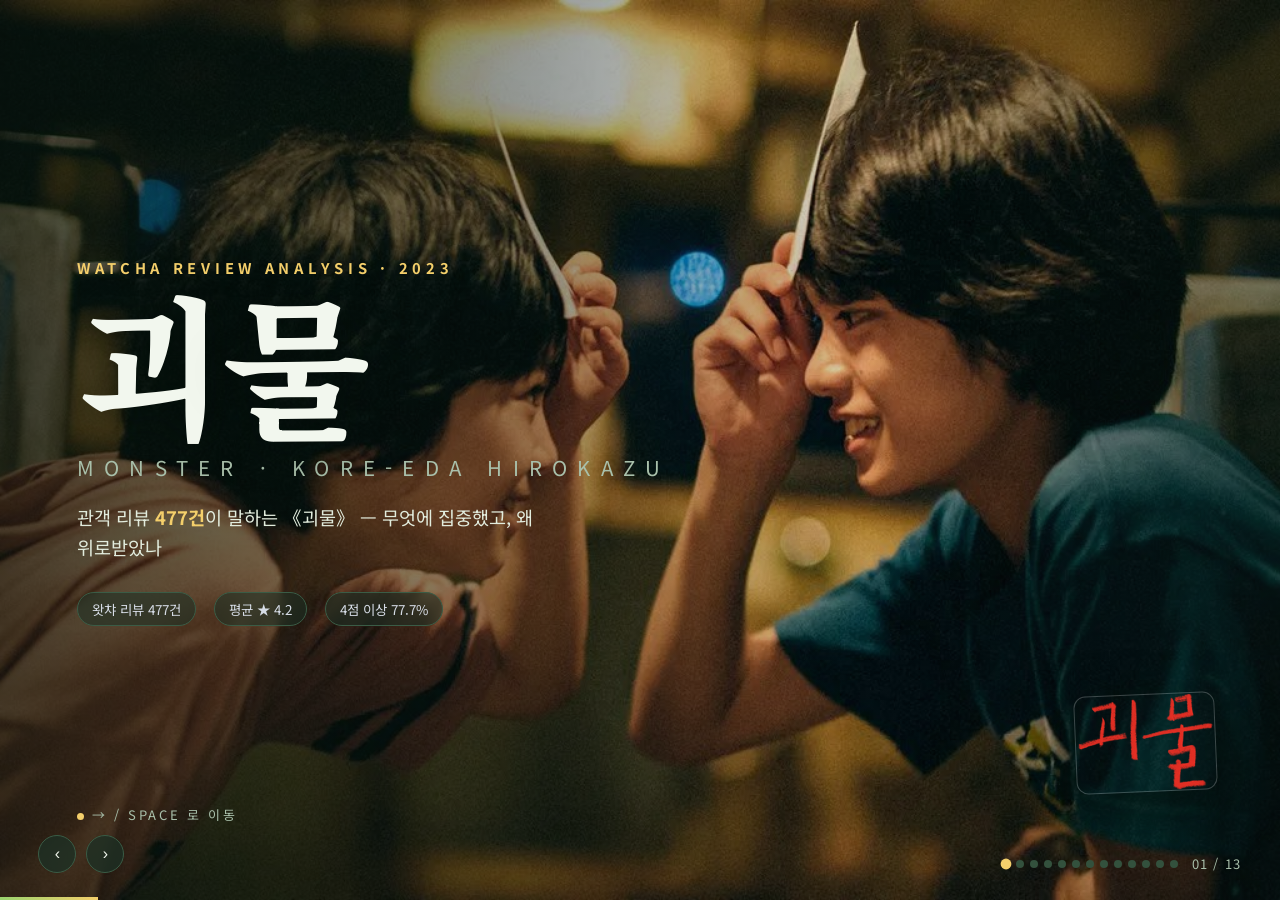
<file: prev/index.html>
<!DOCTYPE html>
<html lang="ko">
<head>
<meta charset="UTF-8" />
<meta name="viewport" content="width=device-width, initial-scale=1.0" />
<title>《괴물》 왓챠 리뷰 분석 — 관람평 인사이트</title>
<meta name="description" content="고레에다 히로카즈 《괴물》 왓챠 관객 리뷰 477건으로 읽은 작품 전반 관람평 인사이트" />
<link rel="icon" href="data:image/svg+xml,%3Csvg xmlns='http://www.w3.org/2000/svg' viewBox='0 0 32 32'%3E%3Crect width='32' height='32' rx='7' fill='%2312241a'/%3E%3Ctext x='16' y='23' font-size='20' text-anchor='middle' fill='%23f4cf6b' font-family='sans-serif'%3E%E6%80%AA%3C/text%3E%3C/svg%3E" />
<link rel="preconnect" href="https://fonts.googleapis.com" />
<link rel="preconnect" href="https://fonts.gstatic.com" crossorigin />
<link href="https://fonts.googleapis.com/css2?family=Noto+Sans+KR:wght@400;600;800&family=Noto+Serif+KR:wght@600;700&display=swap" rel="stylesheet" />
<link rel="stylesheet" href="deck.css" />
</head>
<body>
<canvas id="rain"></canvas>
<div class="deck" id="deck">

  <!-- 1. TITLE -->
  <section class="slide bg-full title-slide" data-name="title"
    style="background-image:url('../assets/film/train.jpg')">
    <div class="kicker">Watcha Review Analysis · 2023</div>
    <h1 class="film-title serif"><span class="ch">괴</span><span class="ch">물</span></h1>
    <div class="en">Monster · Kore-eda Hirokazu</div>
    <p class="title-line">관객 리뷰 <b>477건</b>이 말하는 《괴물》 — 무엇에 집중했고, 왜 위로받았나</p>
    <div class="title-meta">
      <span class="chip">왓챠 리뷰 477건</span>
      <span class="chip">평균 ★ 4.2</span>
      <span class="chip">4점 이상 77.7%</span>
    </div>
    <img class="poster" src="../assets/film/poster.png" alt="《괴물》 공식 포스터" />
    <div class="scroll-hint"><span class="dot"></span>→ / SPACE 로 이동</div>
  </section>

  <!-- 2. SUMMARY -->
  <section class="slide" data-name="summary"
    style="background-image:url('../assets/img/moss.jpg')">
    <div class="kicker">Executive Summary</div>
    <h2 class="thesis">관객은 괴물을 찾으러 갔다가<br /><span class="accent">나를 발견하고 위로받았다</span></h2>
    <div class="stat-row">
      <div class="stat-card"><div class="num accent" data-to="4.2" data-dec="1" data-suffix=" / 5">0</div><div class="label">왓챠 평균 별점</div></div>
      <div class="stat-card"><div class="num accent" data-to="77.7" data-dec="1" data-suffix="%">0</div><div class="label">4점 이상 평가 비율</div></div>
      <div class="stat-card"><div class="num accent-rain" data-to="477">0</div><div class="label">수집한 리뷰</div></div>
      <div class="stat-card"><div class="num" data-to="49531">0</div><div class="label">보고싶어요</div></div>
    </div>
    <p class="source-line">왓챠 관객 리뷰 477건 · Firecrawl 수집 · 2026.10</p>
  </section>

  <!-- 3. KEYWORDS -->
  <section class="slide" data-name="keywords"
    style="background-image:url('../assets/img/meadow.jpg')">
    <div class="kicker">Keyword Frequency</div>
    <h2>가장 많이 나온 단어는 ‘괴물’, 그다음은 ‘나’</h2>
    <div class="cols tight" style="align-items:stretch">
      <div class="chart-card"><div class="chart-wrap tall"><canvas id="cKeywords"></canvas></div></div>
      <div class="side">
        <p class="lead">‘괴물’ <b class="accent">146건(30.6%)</b>, ‘나’ <b class="accent">62건</b>.
        관객은 괴물을 찾는 영화가 아니라 <b>‘내가 괴물이었는지’</b>를 묻는 영화로 소비한다.</p>
        <div class="mini-title">자주 인용된 표현</div>
        <div class="bigrams">
          <span class="bigram">누가 괴물인가 <b>12</b></span>
          <span class="bigram">몇몇 사람만 가질 수 있는 건 행복이라 부르지 않아</span>
          <span class="bigram">다시 태어나지 않아도 괜찮아</span>
        </div>
      </div>
    </div>
  </section>

  <!-- 4. QUESTION -->
  <section class="slide" data-name="question"
    style="background-image:url('../assets/img/canopy.jpg')">
    <div class="kicker">Core Question</div>
    <h2>“괴물은 누구인가?” — 질문은 관객에게 되돌아온다</h2>
    <div class="cols tight" style="align-items:center">
      <div class="frame"><img src="../assets/charts/wordcloud.png" alt="리뷰 워드클라우드" /></div>
      <div>
        <div class="quotelist">
          <div class="q">“괴물을 찾다가 <b>내가 괴물이었구나</b> 하는 결말.”<div class="who">토맛토마토</div></div>
          <div class="q">“누가 괴물인지 찾고 있던 <b>나를 보고 충격</b>에 빠졌다.”<div class="who">진종원</div></div>
        </div>
        <p class="read-note">관객은 ‘괴물’을 작품 속 실체가 아니라 <b>타자화의 결과</b>로 읽는다.</p>
      </div>
    </div>
  </section>

  <!-- 5. THEMES -->
  <section class="slide" data-name="themes"
    style="background-image:url('../assets/img/forest.jpg')">
    <div class="kicker">Theme Map</div>
    <h2>리뷰가 향한 곳 — 결말·위로와 괴물의 정체</h2>
    <div class="chart-wrap tall"><canvas id="cThemes"></canvas></div>
    <p class="footer-note">테마별 관련 키워드 포함 리뷰 수(중복 포함) · 결말·위로 63 · 괴물 정체성 50 · 오해·편견 39</p>
  </section>

  <!-- 6. VIEWPOINT -->
  <section class="slide" data-name="viewpoint"
    style="background-image:url('../assets/img/moss.jpg')">
    <div class="kicker">Theme 01 · Structure</div>
    <h2>같은 사건을 세 번 — 판단은 스스로 무너진다</h2>
    <p class="lead">엄마 → 담임 → 아이들. 시점이 바뀔 때마다 앞선 판단이 반성된다.</p>
    <div class="panels">
      <div class="panel3 p1"><div class="tag">Part 1</div><div class="big">엄마 · 사오리</div><p class="lead">아들의 변화를 보고 담임을 의심하고, 학교를 불신한다.</p></div>
      <div class="panel3 p2"><div class="tag">Part 2</div><div class="big">담임 · 호리</div><p class="lead">무책임해 보였던 행동에 알지 못했던 맥락이 드러난다.</p></div>
      <div class="panel3 p3"><div class="tag">Part 3</div><div class="big">아이들 · 미나토·요리</div><p class="lead">어른들이 결코 닿지 못한 진실 — 눈부신 햇살 속에서.</p></div>
    </div>
    <p class="pull">“시점 바뀔 때마다 <span class="hl">머리 한 대씩 맞는 느낌</span>이었다.” <span class="pull-who">— Yem</span></p>
  </section>

  <!-- 7. PREJUDICE -->
  <section class="slide" data-name="prejudice"
    style="background-image:url('../assets/img/canopy.jpg')">
    <div class="kicker">Theme 02 · Gaze</div>
    <h2>‘이해’조차 폭력이 될 수 있다</h2>
    <p class="lead">리뷰에서 편견은 <b>오해 26</b> · 선입견 14 · 편견 10 · 판단 9 · ‘이해의 오만’ 8로 나타난다.</p>
    <div class="cols tight" style="align-items:stretch">
      <div class="chart-card"><div class="chart-wrap"><canvas id="cPrejudice"></canvas></div></div>
      <div class="quotelist">
        <div class="q">“오해의 오해의 오해… <b>이 영화는 괴물이 없다.</b>”<div class="who">김규민</div></div>
        <div class="q">“나 역시 편견으로 <b>누군가에게 괴물이 되어버린 적</b>이 있지 않을까.”</div>
        <div class="q">부모의 걱정 · 학교의 회피 · 선생의 침묵 — 모두 <b>선의에서 비롯된 폭력</b>.</div>
      </div>
    </div>
  </section>

  <!-- 8. ENDING -->
  <section class="slide bg-full conclusion" data-name="ending"
    style="background-image:url('../assets/img/sunforest.jpg')">
    <div class="kicker">Theme 03 · Ending</div>
    <div class="bigline serif">“다시 태어나지 않아도<br />괜찮아.”</div>
    <p class="pull-center">“태풍이 불어서 다행이라고 생각했다. 그리고 다시 태어나지 않아도 괜찮다고 생각했다.”
      <span class="pull-who">— from.serein</span></p>
    <p class="source-line">관련 리뷰 68건(14%) · 결말은 비극적이면서도 구원적이다</p>
  </section>

  <!-- 9. SOUND -->
  <section class="slide" data-name="sound"
    style="background-image:url('../assets/img/water.jpg')">
    <div class="kicker">Theme 04 · Sound &amp; Image</div>
    <h2>《Aqua》가 눈물의 방아쇠를 당긴다</h2>
    <div class="cols tight" style="align-items:center">
      <div>
        <p class="lead">사카모토 류이치의 엔딩 곡. 감독 · 각본 · 음악의 협업이 정서적 절정을 만든다.</p>
        <div class="quotelist" style="margin-top:2vh">
          <div class="q">“<b>아쿠아만 나왔다 하면 파블로프의 개마냥 눈물이.</b>”<div class="who">다 영</div></div>
          <div class="q">“사카모토 유지의 비틀린 시선 · 고레에다의 담담함 · <b>류이치 사카모토의 쓸쓸함</b>.”</div>
        </div>
      </div>
      <svg id="wave" class="wave" viewBox="0 0 900 220" preserveAspectRatio="none"></svg>
    </div>
    <p class="footer-note">음악 관련 17건 + 관련 언급 18건 · 3부의 밝은 색조 전환도 호평</p>
  </section>

  <!-- 10. MORE THEMES -->
  <section class="slide" data-name="more"
    style="background-image:url('../assets/img/meadow.jpg')">
    <div class="kicker">Theme 05–07</div>
    <h2>연기 · 사랑 · 학교 — 다른 주제, 같은 결론</h2>
    <div class="theme-cards">
      <div class="tc">
        <div class="tc-tag">연기</div>
        <div class="tc-t">소야 · 히나타</div>
        <p>“<b>소야랑 히나타 둘 다</b> 거기서는 행복해졌길.”<span class="who"> — 지후</span></p>
        <div class="tc-stat">배우·연기 7건 + 인물 언급 다수</div>
      </div>
      <div class="tc">
        <div class="tc-tag">사랑</div>
        <div class="tc-t">보편적 사랑과 퀴어 서사</div>
        <p>“표현은 달라도 <b>모두 다 사랑하는 마음</b>이었기에.”</p>
        <div class="tc-stat">‘사랑’ 23건 · 퀴어 4건</div>
      </div>
      <div class="tc">
        <div class="tc-tag">학교</div>
        <div class="tc-t">조직적 회피와 무책임</div>
        <p>“<b>폭력에 대한 학교의 무감각한 태도</b>… 숨이 막혔다.”</p>
        <div class="tc-stat">학교·폭력 23건</div>
      </div>
    </div>
    <p class="read-note center">세 주제 모두 “괴물은 우리가 만든 시선”이라는 결론으로 수렴한다.</p>
  </section>

  <!-- 11. EMOTION -->
  <section class="slide" data-name="emotion"
    style="background-image:url('../assets/img/water.jpg')">
    <div class="kicker">Emotional Arc</div>
    <h2>슬픔에서 성찰로, 성찰에서 위로로</h2>
    <div class="cols tight" style="align-items:center">
      <div class="arc">
        <div class="arc-step">
          <div class="arc-n">24</div>
          <div class="arc-nm">슬픔 · 눈물</div>
          <div class="arc-bar"><span style="width:36%"></span></div>
        </div>
        <div class="arc-arrow">→</div>
        <div class="arc-step">
          <div class="arc-n">66</div>
          <div class="arc-nm">성찰 · 오해</div>
          <div class="arc-bar"><span style="width:100%"></span></div>
        </div>
        <div class="arc-arrow">→</div>
        <div class="arc-step">
          <div class="arc-n">45</div>
          <div class="arc-nm">위로 · 행복</div>
          <div class="arc-bar"><span style="width:68%"></span></div>
        </div>
      </div>
      <div class="stage-list">
        <div class="stage-row"><span class="t">눈물 · 울음</span><span class="v">38건 · 7%</span></div>
        <div class="stage-row"><span class="t">여운</span><span class="v">5건+</span></div>
        <div class="stage-row"><span class="t">위로 · 구원</span><span class="v">다수</span></div>
        <div class="stage-row"><span class="t">자기 성찰</span><span class="v">다수</span></div>
        <div class="stage-row"><span class="t">혼란 · 전복</span><span class="v">다수</span></div>
      </div>
    </div>
    <p class="footer-note">단순한 비극적 카타르시스가 아니라 ‘자기 인식의 재구성’으로 수렴한다.</p>
  </section>

  <!-- 12. CRITIQUE -->
  <section class="slide" data-name="critique"
    style="background-image:url('../assets/img/sunforest.jpg')">
    <div class="kicker">Minority View</div>
    <h2>22%는 템포와 장르 혼합에서 멈췄다</h2>
    <div class="cols tight" style="align-items:stretch">
      <div class="crit-hero">
        <div class="big-num">22<span>%</span></div>
        <p class="lead">4점 미만의 유보적 평가. 작품 완성도보다
        <b>초반 템포 · 장르 혼합의 낯섦</b>에 집중된다.</p>
      </div>
      <div class="crit-list">
        <div class="row"><div class="h">취향 불일치</div><div class="b">“작품성과는 별개로 제 취향과는 머네요.”</div></div>
        <div class="row"><div class="h">초반 템포</div><div class="b">“중반까지 화병 나서 끌 뻔했다. 끝까지 보니 명작이란 걸 알았다.”</div></div>
        <div class="row"><div class="h">작위성</div><div class="b">“담임 파트에서는 《더 헌트》와 같은 작위성이 느껴졌다.”</div></div>
        <div class="row"><div class="h">장르 결합의 낯섦</div><div class="b">“부조리극과 리얼리즘이 어색하게 결합되고 있다고 느꼈다.”</div></div>
      </div>
    </div>
  </section>

  <!-- 13. CONCLUSION -->
  <section class="slide bg-full conclusion" data-name="conclusion"
    style="background-image:url('../assets/film/train.jpg')">
    <div class="kicker">Conclusion</div>
    <div class="bigline">괴물은 타인이 아니라<br /><span class="accent">우리가 만들어내는 시선</span>이다.</div>
    <div class="conclusion-points">
      <div class="cp"><span>01</span>구조가 곧 주제 — 진실은 하나가 아니다</div>
      <div class="cp"><span>02</span>관객을 심판대에 세우는 영화</div>
      <div class="cp"><span>03</span>비극이 아닌 ‘위로의 영화’</div>
      <div class="cp"><span>04</span>고레에다 · 사카모토 유지 · 류이치의 협업</div>
    </div>
    <p class="source-line">리뷰의 30% 이상이 ‘괴물’과 ‘나’를 연결한다</p>
  </section>

</div>

<div class="navbtns">
  <button data-nav="prev" aria-label="이전">‹</button>
  <button data-nav="next" aria-label="다음">›</button>
</div>
<div class="hud">
  <span class="dots"></span>
  <span class="counter">01 / 13</span>
</div>
<div class="progress"></div>

<script src="../js/vendor/anime.min.js"></script>
<script src="../js/vendor/chart.umd.min.js"></script>
<script src="../data/review_stats.js"></script>
<script src="deck.js"></script>
</body>
</html>
</file>
<file: css/deck.css>
/* 《괴물》 리뷰 분석 deck v2 — paper + moss + sunlight */
:root{
  --paper:#F7F4EC; --paper2:#EFEADD; --card:#FFFFFF;
  --ink:#22301F; --ink2:#3A4636; --muted:#6B7464; --line:#DDD7C7;
  --moss:#3F6B34; --moss2:#2F5130; --leaf:#8DBE6A; --leaf2:#C9E2B4;
  --sun:#E9B949; --sun2:#F6E2A6; --red:#D63B2F; --sky:#6F93B4;
  --serif:"Noto Serif KR",serif; --sans:"Noto Sans KR",system-ui,sans-serif;
}
*{box-sizing:border-box;margin:0;padding:0}
html,body{height:100%;background:#E9E4D6;color:var(--ink);font-family:var(--sans);overflow:hidden}
body{display:flex;align-items:center;justify-content:center}
#stage{position:absolute;left:50%;top:50%;width:1600px;height:900px;transform-origin:0 0;background:var(--paper);overflow:hidden;box-shadow:0 20px 60px rgba(34,48,31,.18)}
.slide{position:absolute;inset:0;opacity:0;visibility:hidden;transition:opacity .55s ease,visibility .55s}
.slide.active{opacity:1;visibility:visible}
.pad{position:absolute;inset:0;padding:64px 96px 70px}
p,li,h1,h2,h3,blockquote{word-break:keep-all;overflow-wrap:break-word}

/* header */
.kicker{font-size:17px;font-weight:600;letter-spacing:.14em;color:var(--moss);text-transform:uppercase;display:flex;align-items:center;gap:12px}
.kicker b{display:inline-block;width:28px;height:2px;background:var(--moss)}
.title{font-family:var(--serif);font-weight:700;font-size:48px;line-height:1.28;margin-top:14px;color:var(--ink);max-width:1408px}
.title em{font-style:normal;color:var(--red)}
.title .hl{background:linear-gradient(transparent 62%,var(--sun2) 62%)}
.lead{font-size:21px;line-height:1.65;color:var(--ink2);margin-top:14px;max-width:1100px}

/* act tracker */
.acts{position:absolute;top:64px;right:96px;display:flex;gap:6px;font-size:13px;font-weight:600;color:var(--muted)}
.acts span{padding:6px 12px;border-radius:99px;border:1px solid var(--line);background:rgba(255,255,255,.6)}
.acts span.on{background:var(--moss);color:#fff;border-color:var(--moss)}
.foot{position:absolute;left:96px;bottom:28px;font-size:13px;color:var(--muted)}
.pnum{position:absolute;right:150px;bottom:26px;font-size:14px;color:var(--muted);font-variant-numeric:tabular-nums}

/* generic */
.card{background:var(--card);border-radius:20px;box-shadow:0 10px 30px rgba(34,48,31,.08);border:1px solid rgba(34,48,31,.05)}
.row{display:flex;gap:28px}
.col{display:flex;flex-direction:column;gap:18px}
.chip{display:inline-flex;align-items:center;gap:8px;padding:8px 16px;border-radius:99px;background:var(--leaf2);color:var(--moss2);font-weight:600;font-size:16px}
.chip.sun{background:var(--sun2);color:#6B4E0E}
.chip.red{background:#F8D9D5;color:#9A2219}
.big{font-family:var(--serif);font-weight:700;color:var(--moss2);font-variant-numeric:tabular-nums;line-height:1}
.quote{position:relative;padding:20px 24px 18px 26px;border-left:4px solid var(--leaf);background:var(--card);border-radius:4px 16px 16px 4px;box-shadow:0 6px 18px rgba(34,48,31,.06);font-size:18px;line-height:1.6;color:var(--ink2)}
.quote b{color:var(--ink);background:linear-gradient(transparent 60%,var(--sun2) 60%);font-weight:700}
.quote .who{display:block;margin-top:6px;font-size:14px;color:var(--muted)}
.quote.red{border-left-color:var(--red)}
.quote.sun{border-left-color:var(--sun)}
.analysis{display:flex;gap:14px;align-items:flex-start;padding:16px 20px;border-radius:14px;background:var(--paper2);font-size:17.5px;line-height:1.6;color:var(--ink2)}
.analysis i{font-style:normal;flex:none;font-size:13px;font-weight:700;letter-spacing:.08em;color:#fff;background:var(--moss);padding:4px 10px;border-radius:6px;margin-top:2px}
.analysis b{color:var(--ink)}
[data-r]{opacity:0}

/* photo slides */
.photo{position:absolute;inset:0;background-size:cover;background-position:center}
.scrim-l{position:absolute;inset:0;background:linear-gradient(90deg,rgba(247,244,236,.96) 0%,rgba(247,244,236,.88) 38%,rgba(247,244,236,.15) 70%,rgba(247,244,236,0) 100%)}
.scrim-b{position:absolute;inset:0;background:linear-gradient(0deg,rgba(247,244,236,1) 0%,rgba(247,244,236,.9) 30%,rgba(247,244,236,0) 62%)}

/* S1 cover */
.cover-img{position:absolute;left:0;right:0;top:0;height:560px;background:url('../assets/film/field_run_clean.jpg') center 38%/cover}
.cover-img::after{content:"";position:absolute;inset:0;background:linear-gradient(0deg,var(--paper) 0%,rgba(247,244,236,0) 38%)}
.cover-txt{position:absolute;left:96px;right:96px;top:520px}
.cover-txt h1{font-family:var(--serif);font-size:62px;line-height:1.22;font-weight:700;color:var(--ink)}
.cover-txt h1 em{font-style:normal;color:var(--red)}
.cover-meta{margin-top:22px;display:flex;gap:10px;flex-wrap:wrap}
.pollen{position:absolute;width:8px;height:8px;border-radius:50%;background:radial-gradient(circle,#FFF6CF 0%,rgba(255,236,160,.0) 70%);pointer-events:none}

/* S2 KPI */
.kpis{display:grid;grid-template-columns:repeat(4,1fr);gap:24px;margin-top:56px}
.kpi{padding:32px 30px 28px;min-height:300px;display:flex;flex-direction:column;justify-content:space-between}
.kpi .lab{font-size:17px;color:var(--muted);font-weight:600}
.kpi .big{font-size:76px;margin-top:10px}
.kpi .big small{font-size:30px;color:var(--muted);margin-left:4px}
.kpi .sub{font-size:15px;color:var(--muted);margin-top:10px;line-height:1.5}
.stars{position:relative;font-size:30px;letter-spacing:4px;color:var(--line);margin-top:10px;display:inline-block}
.stars .fill{position:absolute;left:0;top:0;width:0;overflow:hidden;color:var(--sun);white-space:nowrap}
.bar100{height:12px;border-radius:99px;background:var(--paper2);overflow:hidden;margin-top:12px}
.bar100 i{display:block;height:100%;width:0;background:var(--moss);border-radius:99px}
.points{margin-top:40px;display:grid;grid-template-columns:1.1fr 1fr;gap:24px}
.points .card{padding:30px 32px;min-height:150px}
.points h3{font-size:17px;color:var(--muted);font-weight:600;margin-bottom:14px}
.points .chips{display:flex;gap:10px;flex-wrap:wrap}
.thesis{font-family:var(--serif);font-size:25px;line-height:1.5;color:var(--ink)}
.thesis em{font-style:normal;color:var(--red)}

/* S3 method */
.pipe{position:relative;width:640px;height:600px;margin-top:26px}
.pipe svg{position:absolute;inset:0}
.step{position:absolute;left:84px;width:540px;padding:16px 22px}
.step h4{font-size:20px;color:var(--ink);margin-bottom:4px}
.step p{font-size:15.5px;color:var(--muted);line-height:1.5}
.step .no{position:absolute;left:-68px;top:14px;width:44px;height:44px;border-radius:50%;background:var(--moss);color:#fff;display:flex;align-items:center;justify-content:center;font-weight:700;font-size:18px}
.lenwrap{position:absolute;right:96px;top:250px;width:760px}
.lenwrap img{width:100%;display:block}
.lenwrap .cap{display:flex;gap:12px;margin-top:6px;flex-wrap:wrap}

/* bubbles */
#bubbles{position:absolute;left:70px;top:210px;width:1020px;height:640px}
#bubbles text{font-family:var(--sans);pointer-events:none}
.legend{position:absolute;right:96px;top:250px;width:390px;display:flex;flex-direction:column;gap:14px}
.legend .lg{padding:18px 20px;display:flex;gap:14px;align-items:flex-start}
.legend .dot{flex:none;width:18px;height:18px;border-radius:50%;margin-top:4px}
.legend h4{font-size:18px}
.legend p{font-size:14.5px;color:var(--muted);line-height:1.5;margin-top:3px}

/* act divider */
.act-txt{position:absolute;left:110px;top:0;bottom:0;width:760px;display:flex;flex-direction:column;justify-content:center}
.act-no{font-size:20px;font-weight:700;letter-spacing:.3em;color:var(--moss)}
.act-name{font-family:var(--serif);font-size:120px;font-weight:700;line-height:1.05;color:var(--ink);margin-top:10px}
.act-q{font-family:var(--serif);font-size:38px;line-height:1.4;margin-top:24px;color:var(--ink2)}
.act-q em{font-style:normal;color:var(--red)}
.act-desc{font-size:19px;line-height:1.7;color:var(--ink2);margin-top:22px;max-width:620px}
.film3{display:flex;gap:10px;margin-top:34px;align-items:center;font-size:15px;color:var(--muted);font-weight:600}
.film3 span{padding:8px 14px;border-radius:10px;background:rgba(255,255,255,.75);border:1px solid var(--line)}
.film3 span.on{background:var(--ink);color:#fff;border-color:var(--ink)}

/* keyword */
.kwrap{position:absolute;left:96px;top:230px;width:900px;height:600px}
.kside{position:absolute;right:96px;top:240px;width:470px;display:flex;flex-direction:column;gap:18px}
.vs{display:flex;align-items:center;gap:18px;padding:24px 26px}
.vs .w{font-family:var(--serif);font-size:58px;font-weight:700}
.vs .n{font-size:15px;color:var(--muted);line-height:1.4}

/* bigram */
.wc{position:absolute;left:80px;top:220px;width:820px}
.wc img{width:100%;display:block}
.bigr{position:absolute;right:96px;top:228px;width:600px;display:flex;flex-direction:column;gap:12px}
.bg-row{display:grid;grid-template-columns:220px 1fr 46px;align-items:center;gap:12px;font-size:18px;font-weight:600}
.bg-row .track{height:16px;background:var(--paper2);border-radius:99px;overflow:hidden}
.bg-row .track i{display:block;height:100%;width:0;background:var(--red);border-radius:99px}
.bg-row .c{color:var(--muted);text-align:right;font-variant-numeric:tabular-nums}
.line-quote{margin-top:14px;padding:26px 28px;background:var(--ink);color:#F7F4EC;border-radius:18px}
.line-quote .lab{font-size:13px;letter-spacing:.14em;color:var(--sun);font-weight:700}
.line-quote p{font-family:var(--serif);font-size:25px;line-height:1.55;margin-top:10px;min-height:118px}
.caret{display:inline-block;width:2px;height:1em;background:var(--sun);vertical-align:-3px;margin-left:2px;animation:blink 1s steps(1) infinite}
@keyframes blink{50%{opacity:0}}

/* S9 suspects */
.suspects{position:absolute;left:96px;top:250px;width:640px;display:flex;flex-direction:column;gap:14px}
.sus{position:relative;display:flex;align-items:center;gap:18px;padding:18px 24px;font-size:22px;font-weight:600}
.sus .q{font-size:15px;color:var(--muted);font-weight:500;margin-left:auto}
.sus .strike{position:absolute;left:18px;right:18px;top:50%;height:3px;background:var(--red);transform-origin:left;transform:scaleX(0)}
.sus.me{background:var(--red);color:#fff;font-family:var(--serif);font-size:34px;padding:22px 28px}
.sus.me .q{color:#FBE3E0}
.ringbox{position:absolute;left:770px;top:250px;width:270px;text-align:center}
.ringbox svg{width:270px;height:270px}
.ringbox .big{font-size:52px;position:absolute;left:0;right:0;top:108px}
.ringbox .rl{font-size:15px;color:var(--muted);margin-top:8px;line-height:1.5}
.qcol{position:absolute;right:96px;top:240px;width:440px;display:flex;flex-direction:column;gap:14px}
.qcol .quote{font-size:16.5px}

/* S10 viewpoints */
.vp-video{position:absolute;left:96px;top:236px;width:780px;height:439px;border-radius:18px;overflow:hidden;background:var(--paper2);box-shadow:0 10px 30px rgba(34,48,31,.12)}
.vp-video video{width:100%;height:100%;object-fit:cover;display:block}
.vp-cards{position:absolute;right:96px;top:236px;width:600px;display:flex;flex-direction:column;gap:14px}
.vp{display:grid;grid-template-columns:120px 1fr;gap:16px;padding:16px 20px;align-items:center}
.vp .who{font-weight:700;font-size:17px;padding:10px 0;text-align:center;border-radius:10px;color:#fff}
.vp p{font-size:16px;line-height:1.5;color:var(--ink2)}
.vp-bottom{position:absolute;left:96px;right:96px;top:700px;display:grid;grid-template-columns:1fr 1fr 1fr;gap:16px}
.vp-bottom .quote{font-size:15.5px;padding:14px 18px}

/* S11 network */
#net{position:absolute;left:70px;top:210px;width:820px;height:620px}
#net text{font-family:var(--sans)}
.netside{position:absolute;right:96px;top:236px;width:600px;display:flex;flex-direction:column;gap:14px}
.stats2{display:grid;grid-template-columns:1fr 1fr;gap:14px}
.stat{padding:18px 22px}
.stat .big{font-size:50px}
.stat .lab{font-size:15px;color:var(--muted);margin-top:6px}

/* S13 ending */
.ending-photo{position:absolute;inset:0;background:url('../assets/img/meadow.jpg') center/cover}
.ending-scrim{position:absolute;inset:0;background:linear-gradient(90deg,rgba(247,244,236,.97) 0%,rgba(247,244,236,.9) 52%,rgba(247,244,236,.35) 80%,rgba(247,244,236,.1) 100%)}
.dialog{margin-top:44px;display:flex;flex-direction:column;gap:12px;width:760px}
.dl{display:flex;gap:16px;align-items:baseline;font-family:var(--serif);font-size:38px;line-height:1.3;color:var(--ink)}
.dl .sp{font-family:var(--sans);font-size:22px;color:var(--leaf);width:30px;flex:none}
.dl .ln{min-height:1.3em}
.dl.last{color:var(--moss2);font-weight:700}
.end-side{position:absolute;right:96px;top:236px;width:520px;display:flex;flex-direction:column;gap:14px}
.end-quotes{position:absolute;left:96px;top:540px;width:860px;display:flex;flex-direction:column;gap:12px}
.end-quotes .quote{font-size:16.5px;padding:14px 20px}

/* S14 emotion */
.emo-gif{position:absolute;left:96px;top:236px;width:860px;border-radius:18px;overflow:hidden;box-shadow:0 10px 30px rgba(34,48,31,.1)}
.emo-gif img{width:100%;display:block}
.emo-list{position:absolute;right:96px;top:236px;width:500px;display:flex;flex-direction:column;gap:10px}
.emo{display:grid;grid-template-columns:110px 1fr;gap:14px;padding:14px 18px;align-items:center}
.emo .k{font-weight:700;font-size:17px}
.emo .v{font-size:15px;color:var(--ink2);line-height:1.45}
.emo .v small{display:block;color:var(--muted);font-size:13.5px}
.emo-steps{position:absolute;left:96px;top:690px;width:860px;display:grid;grid-template-columns:1fr auto 1fr auto 1fr;align-items:center;gap:10px}
.emo-steps .st{padding:14px 16px;text-align:center;font-weight:700;font-size:19px;border-radius:14px}
.emo-steps .ar{font-size:24px;color:var(--muted)}

/* S15 sound */
#tri{position:absolute;left:80px;top:220px;width:760px;height:610px}
#tri text{font-family:var(--sans)}
.snd-side{position:absolute;right:96px;top:236px;width:580px;display:flex;flex-direction:column;gap:14px}
.wave{display:flex;align-items:center;gap:5px;height:90px;padding:0 6px}
.wave i{flex:1;background:linear-gradient(var(--sky),var(--moss));border-radius:99px;height:20%}

/* S16 three */
.three-photo{position:absolute;left:0;top:0;bottom:0;width:520px;background:url('../assets/film/train.jpg') 38% center/cover}
.three-photo::after{content:"";position:absolute;inset:0;background:linear-gradient(90deg,rgba(247,244,236,0) 60%,var(--paper) 100%)}
.three-head{position:absolute;left:580px;right:96px;top:64px}
.three{position:absolute;left:580px;right:96px;top:250px;display:grid;grid-template-columns:repeat(3,1fr);gap:18px}
.three .card{padding:22px 22px 20px;display:flex;flex-direction:column;gap:12px}
.three h4{font-size:20px}
.three .big{font-size:52px}
.three .big small{font-size:20px;color:var(--muted);font-family:var(--sans);font-weight:600}
.three .mini{height:10px;background:var(--paper2);border-radius:99px;overflow:hidden}
.three .mini i{display:block;height:100%;width:0;border-radius:99px}
.three .quote{font-size:15px;padding:12px 14px;box-shadow:none;background:var(--paper)}
.three-ana{position:absolute;left:580px;right:96px;top:738px}

/* S17 critique */
.split{position:absolute;left:96px;right:96px;top:238px}
.split .barwrap{display:flex;height:64px;border-radius:14px;overflow:hidden;background:var(--paper2)}
.split .pos{width:0;background:var(--moss);color:#fff;display:flex;align-items:center;padding-left:22px;font-weight:700;font-size:20px;white-space:nowrap}
.split .neg{flex:1;background:repeating-linear-gradient(45deg,#E4DFD0,#E4DFD0 8px,#EDE8DA 8px,#EDE8DA 16px);display:flex;align-items:center;justify-content:flex-end;padding-right:22px;font-weight:700;font-size:18px;color:var(--ink2);white-space:nowrap}
.crit{position:absolute;left:96px;right:96px;top:350px;display:grid;grid-template-columns:repeat(5,1fr);gap:16px}
.crit .card{padding:20px 18px;display:flex;flex-direction:column;gap:10px;min-height:250px}
.crit .tag{font-size:13px;font-weight:700;color:var(--red);letter-spacing:.06em}
.crit h4{font-size:19px;line-height:1.35}
.crit p{font-size:15px;line-height:1.55;color:var(--ink2)}
.crit-ana{position:absolute;left:96px;right:96px;top:640px;display:grid;grid-template-columns:1fr 1fr;gap:18px}
.flip{padding:20px 24px;display:flex;align-items:center;gap:18px}
.flip .from{color:var(--muted);font-size:17px}
.flip .arrow{font-size:28px;color:var(--moss)}
.flip .to{font-weight:700;font-size:19px;color:var(--moss2)}

/* S18 conclusion */
.concl-photo{position:absolute;inset:0;background:url('../assets/img/canopy.jpg') center/cover}
.concl-scrim{position:absolute;inset:0;background:rgba(247,244,236,.86)}
.concl{position:absolute;left:96px;right:96px;top:64px}
.concl h2{font-family:var(--serif);font-size:58px;line-height:1.28;margin-top:16px}
.concl h2 em{font-style:normal;color:var(--red)}
.ids{display:grid;grid-template-columns:repeat(4,1fr);gap:18px;margin-top:40px}
.ids .card{padding:22px 22px;min-height:200px}
.ids .n{font-family:var(--serif);font-size:34px;color:var(--leaf);font-weight:700}
.ids h4{font-size:21px;margin-top:8px}
.ids p{font-size:15.5px;line-height:1.55;color:var(--ink2);margin-top:8px}
.oneline{margin-top:34px;display:flex;align-items:center;gap:0;font-family:var(--serif);font-size:30px;color:var(--ink)}
.oneline span{padding:16px 26px;background:var(--card);box-shadow:0 6px 18px rgba(34,48,31,.08)}
.oneline span:first-child{border-radius:16px 0 0 16px}
.oneline span:last-child{border-radius:0 16px 16px 0;background:var(--moss);color:#fff}
.oneline span.mid{background:var(--sun2)}

/* chrome */
#progress{position:fixed;left:0;top:0;height:4px;background:var(--moss);width:0;transition:width .4s;z-index:10}
#nav{position:absolute;right:40px;bottom:16px;display:flex;gap:8px;z-index:10}
#nav button{width:40px;height:40px;border-radius:50%;border:1px solid var(--line);background:rgba(255,255,255,.85);color:var(--ink);font-size:18px;cursor:pointer}
#nav button:hover{background:#fff}
@media (prefers-reduced-motion:reduce){.slide{transition:none}}
</file>
<file: old/deck.css>
:root {
  --bg: #10201a;
  --bg2: #14271e;
  --panel: #1b3126;
  --panel2: #234030;
  --line: #3a5c46;
  --sun: #f4cf6b;
  --sun2: #ffe3a8;
  --rain: #9ad46f;
  --rain2: #5ea153;
  --leaf: #9ad46f;
  --leaf2: #6cb45c;
  --txt: #f2f7ee;
  --muted: #a9c0ab;
  --good: #a8dd84;
  --shadow: 0 18px 44px rgba(6, 16, 10, 0.45);
}

* { box-sizing: border-box; margin: 0; padding: 0; }

html, body {
  height: 100%;
  background: var(--bg);
  color: var(--txt);
  font-family: "Pretendard", "Noto Sans KR", -apple-system, BlinkMacSystemFont,
    "Apple SD Gothic Neo", "Malgun Gothic", sans-serif;
  overflow: hidden;
  -webkit-font-smoothing: antialiased;
}

#rain {
  position: fixed; inset: 0; z-index: 0; pointer-events: none; opacity: 0.78;
}

.deck { position: fixed; inset: 0; z-index: 1; }

.slide {
  position: absolute; inset: 0;
  display: flex; flex-direction: column;
  padding: 5.2vh 6vw 7vh;
  opacity: 0; visibility: hidden;
  transform: scale(0.985);
  transition: opacity .55s ease, transform .55s ease, visibility .55s;
  background-size: cover; background-position: center;
}
.slide.active { opacity: 1; visibility: visible; transform: scale(1); }
.slide::before {
  content: ""; position: absolute; inset: 0; z-index: -1;
  background: radial-gradient(130% 100% at 50% 0%, rgba(12,26,18,0.28), rgba(12,26,18,0.66) 82%);
}
.slide.bg-full::before { background: linear-gradient(180deg, rgba(10,22,15,0.28), rgba(10,22,15,0.68)); }
.slide.title-slide::before {
  background: linear-gradient(90deg, rgba(8,18,12,0.74) 0%, rgba(8,18,12,0.42) 42%, rgba(8,18,12,0.14) 68%, rgba(8,18,12,0.5) 100%);
}

.kicker {
  font-size: clamp(12px, 1.15vw, 17px); letter-spacing: .32em; text-transform: uppercase;
  color: var(--sun); font-weight: 700; margin-bottom: 1.1vh;
}
h1 { font-size: clamp(38px, 6.4vw, 110px); line-height: 1.02; font-weight: 800; letter-spacing: -0.02em; }
h2 { font-size: clamp(26px, 3.1vw, 52px); font-weight: 800; letter-spacing: -0.01em; margin-bottom: 2.2vh; }
h3 { font-size: clamp(17px, 1.6vw, 26px); font-weight: 700; }
h1, h2, h3, .kicker, .lead, .quote, .bigline, .stat-card .label { text-shadow: 0 2px 20px rgba(6,16,10,0.55); }
.serif { font-family: "Noto Serif KR", "Apple SD Gothic Neo", serif; }
.accent { color: var(--sun); }
.accent-rain { color: var(--rain); }
.muted { color: var(--muted); }
.lead { font-size: clamp(15px, 1.5vw, 24px); color: #dce8d6; line-height: 1.65; font-weight: 400; }

/* ---------- titles ---------- */
.title-slide { justify-content: center; align-items: flex-start; }
.title-slide .film-title { font-size: clamp(64px, 12vw, 220px); line-height: .95; font-weight: 800; text-shadow: 0 6px 40px rgba(4,12,7,.55); }
.title-slide .film-title .ch { display: inline-block; }
.title-slide .en { font-size: clamp(14px, 1.6vw, 26px); letter-spacing: .5em; color: var(--muted); margin-top: 2vh; text-transform: uppercase; }
.title-slide .poster {
  position: absolute; right: 5vw; bottom: 12vh; width: clamp(110px, 11vw, 200px);
  border-radius: 12px; border: 1px solid rgba(255,255,255,0.22);
  box-shadow: 0 22px 55px rgba(4,12,7,0.6); transform: rotate(-2.4deg);
}
.title-meta { display: flex; gap: 1.4vw; flex-wrap: wrap; margin-top: 3.4vh; }
.chip {
  border: 1px solid var(--line); background: rgba(27,49,38,0.55); backdrop-filter: blur(7px);
  padding: .7vh 1.1vw; border-radius: 999px; font-size: clamp(12px, 1.05vw, 16px); color: #d6dce6;
}
.scroll-hint { position: absolute; bottom: 8.5vh; left: 6vw; color: var(--muted); font-size: 13px; letter-spacing: .2em; }
.scroll-hint .dot { display: inline-block; width: 7px; height: 7px; border-radius: 50%; background: var(--sun); margin-right: 8px; animation: pulse 1.6s infinite; }
@keyframes pulse { 0%,100% { opacity: .3; } 50% { opacity: 1; } }

/* ---------- stat cards ---------- */
.stat-grid { display: grid; grid-template-columns: repeat(3, 1fr); gap: 1.4vw; margin-top: 1vh; }
.stat-card {
  background: linear-gradient(160deg, var(--panel2), var(--panel)); border: 1px solid var(--line);
  border-radius: 18px; padding: 2.4vh 1.6vw; box-shadow: var(--shadow); position: relative; overflow: hidden;
}
.stat-card::after { content: ""; position: absolute; inset: 0; background: radial-gradient(80% 60% at 100% 0%, rgba(244,185,66,0.12), transparent 60%); }
.stat-card .num { font-size: clamp(30px, 3.6vw, 62px); font-weight: 800; letter-spacing: -0.02em; }
.stat-card .num .unit { font-size: .42em; margin-left: .18em; color: var(--muted); font-weight: 600; }
.stat-card .label { color: var(--muted); margin-top: .8vh; font-size: clamp(12px, 1.1vw, 17px); }

/* ---------- pipeline ---------- */
.pipeline { display: flex; align-items: center; gap: 1vw; margin-top: 3vh; flex-wrap: wrap; }
.pipe-node {
  flex: 1 1 0; min-width: 130px; background: var(--panel); border: 1px solid var(--line); border-radius: 16px;
  padding: 2.2vh 1.2vw; text-align: center; position: relative; box-shadow: var(--shadow);
}
.pipe-node .ico { font-size: clamp(22px, 2.2vw, 34px); }
.pipe-node .t { font-weight: 700; margin-top: 1vh; font-size: clamp(13px, 1.15vw, 18px); }
.pipe-node .d { color: var(--muted); font-size: clamp(11px, .95vw, 14px); margin-top: .5vh; }
.pipe-arrow { color: var(--rain); font-size: clamp(18px, 1.8vw, 28px); }

/* ---------- generic two-col ---------- */
.cols { display: grid; grid-template-columns: 1.05fr 1fr; gap: 2.6vw; align-items: center; flex: 1; }
.cols.tight { gap: 1.8vw; }
.frame { border-radius: 18px; overflow: hidden; border: 1px solid var(--line); box-shadow: var(--shadow); background: #12241a; }
.frame img { display: block; width: 100%; height: 100%; object-fit: cover; }

/* quote */
.quote { font-family: "Noto Serif KR", serif; font-size: clamp(20px, 2.4vw, 40px); line-height: 1.5; font-weight: 600; }
.quote .hl { color: var(--sun); }
.quote-src { color: var(--muted); margin-top: 1.6vh; font-size: clamp(12px, 1.1vw, 16px); }
.quotelist { display: flex; flex-direction: column; gap: 1.4vh; }
.quotelist .q { background: rgba(24,44,34,0.55); border-left: 3px solid var(--sun); border-radius: 0 12px 12px 0; padding: 1.4vh 1.2vw; font-size: clamp(13px, 1.25vw, 19px); }
.quotelist .q .who { color: var(--muted); font-size: .8em; margin-top: .4vh; }

/* chart containers */
.chart-wrap { position: relative; width: 100%; height: 46vh; }
.chart-wrap.tall { height: 58vh; }
.chart-wrap.short { height: 34vh; }
.chart-card {
  background: #08110b;
  border: 1px solid rgba(154,212,111,0.28); border-radius: 20px;
  padding: 1.2vh 1vw; box-shadow: var(--shadow);
  display: flex; align-items: center;
}
.chart-card .chart-wrap { height: 56vh; }
.frame.big { background: #08110b; display: flex; align-items: center; }
.frame.big img { object-fit: contain; }
.slide[data-name="themes"]::before,
.slide[data-name="prejudice"]::before {
  background: linear-gradient(180deg, rgba(6,14,9,0.74), rgba(6,14,9,0.9));
}
.slide[data-name="themes"] h2,
.slide[data-name="prejudice"] h2 {
  text-shadow: 0 2px 18px rgba(0,0,0,0.85), 0 1px 3px rgba(0,0,0,0.9);
}

/* three panels (viewpoint) */
.panels { display: grid; grid-template-columns: repeat(3, 1fr); gap: 1.4vw; margin-top: 2vh; }
.panel3 {
  border-radius: 16px; padding: 2.4vh 1.2vw; border: 1px solid var(--line); min-height: 30vh;
  background: linear-gradient(160deg, var(--panel2), var(--panel)); box-shadow: var(--shadow);
}
.panel3 .tag { color: var(--muted); letter-spacing: .2em; font-size: 12px; text-transform: uppercase; }
.panel3 .big { font-size: clamp(20px, 2vw, 32px); font-weight: 800; margin: 1.2vh 0; }
.panel3.p1 { border-top: 3px solid var(--rain2); }
.panel3.p2 { border-top: 3px solid var(--rain); }
.panel3.p3 { border-top: 3px solid var(--sun); }

/* waveform */
.wave { width: 100%; height: 22vh; filter: drop-shadow(0 3px 12px rgba(6,16,10,0.6)); }

/* cards for critique */
.crit { display: grid; grid-template-columns: repeat(2, 1fr); gap: 1.4vw; margin-top: 2vh; }
.crit .c { background: var(--panel); border: 1px solid var(--line); border-radius: 16px; padding: 2.2vh 1.4vw; }
.crit .c .h { font-weight: 700; color: var(--sun); margin-bottom: .8vh; font-size: clamp(14px, 1.3vw, 20px); }
.crit .c .b { color: #cbd3df; line-height: 1.6; font-size: clamp(12px, 1.1vw, 17px); }

/* report analysis callout */
.analysis {
  margin-top: 2.4vh; padding: 1.5vh 1.6vw;
  border-left: 4px solid var(--sun);
  background: rgba(8,17,11,0.72);
  border-radius: 0 14px 14px 0; max-width: 94ch;
  line-height: 1.65; font-size: clamp(13px, 1.15vw, 18px); color: #dbe7dc;
}
.analysis .tagline {
  display: block; margin-bottom: .5vh; color: var(--sun);
  font-weight: 800; letter-spacing: .2em; font-size: 11px; text-transform: uppercase;
}
.analysis b { color: var(--rain); }

/* conclusion */
.conclusion { justify-content: center; align-items: center; text-align: center; }
.conclusion .bigline { font-size: clamp(28px, 4.4vw, 74px); font-weight: 800; line-height: 1.18; letter-spacing: -0.02em; }
.conclusion .chips { display: flex; gap: 1vw; flex-wrap: wrap; justify-content: center; margin-top: 4vh; }
.conclusion .chips .chip { border-color: rgba(244,185,66,0.4); }

/* HUD */
.hud { position: fixed; z-index: 5; right: 3vw; bottom: 3vh; display: flex; align-items: center; gap: 14px; color: var(--muted); font-size: 13px; letter-spacing: .1em; }
.dots { display: flex; gap: 6px; }
.dots a { width: 8px; height: 8px; border-radius: 50%; background: #33513d; transition: .3s; }
.dots a.on { background: var(--sun); transform: scale(1.35); }
.progress { position: fixed; left: 0; bottom: 0; height: 3px; width: 0; background: linear-gradient(90deg, var(--rain), var(--sun)); z-index: 6; transition: width .5s ease; }
.navbtns { position: fixed; z-index: 5; left: 3vw; bottom: 3vh; display: flex; gap: 10px; }
.navbtns button {
  width: 38px; height: 38px; border-radius: 50%; border: 1px solid var(--line); background: rgba(27,49,38,.72);
  color: var(--txt); cursor: pointer; font-size: 16px; transition: .25s; backdrop-filter: blur(6px);
}
.navbtns button:hover { border-color: var(--sun); color: var(--sun); }

.footer-note { position: absolute; left: 6vw; bottom: 8.5vh; color: var(--muted); font-size: 12px; letter-spacing: .12em; }

@media (max-width: 820px) {
  .cols, .stat-grid, .panels, .crit { grid-template-columns: 1fr; }
  .chart-wrap { height: 34vh; }
  .slide { padding: 5vh 5vw 9vh; }
}
</file>
<file: prev/deck.css>
:root {
  --bg: #10201a;
  --bg2: #14271e;
  --panel: #1b3126;
  --panel2: #234030;
  --line: #3a5c46;
  --sun: #f4cf6b;
  --sun2: #ffe3a8;
  --rain: #9ad46f;
  --rain2: #5ea153;
  --leaf: #9ad46f;
  --leaf2: #6cb45c;
  --txt: #f2f7ee;
  --muted: #a9c0ab;
  --good: #a8dd84;
  --shadow: 0 18px 44px rgba(6, 16, 10, 0.45);
}

* { box-sizing: border-box; margin: 0; padding: 0; }

html, body {
  height: 100%;
  background: var(--bg);
  color: var(--txt);
  font-family: "Pretendard", "Noto Sans KR", -apple-system, BlinkMacSystemFont,
    "Apple SD Gothic Neo", "Malgun Gothic", sans-serif;
  overflow: hidden;
  -webkit-font-smoothing: antialiased;
  word-break: keep-all;
  overflow-wrap: break-word;
}
p, li, h1, h2, h3, .lead, .quote, .q, .b, .label, .footer-note, .thesis, .title-line, .tc p, .read-note, .pull, .pull-center, .stage-row, .cp {
  word-break: keep-all;
  overflow-wrap: break-word;
}

#rain {
  position: fixed; inset: 0; z-index: 0; pointer-events: none; opacity: 0.78;
}

.deck { position: fixed; inset: 0; z-index: 1; }

.slide {
  position: absolute; inset: 0;
  display: flex; flex-direction: column;
  padding: 5.2vh 6vw 7vh;
  opacity: 0; visibility: hidden;
  transform: scale(0.985);
  transition: opacity .55s ease, transform .55s ease, visibility .55s;
  background-size: cover; background-position: center;
}
.slide.active { opacity: 1; visibility: visible; transform: scale(1); }
body.static .slide { transition: none !important; }
.slide::before {
  content: ""; position: absolute; inset: 0; z-index: -1;
  background: radial-gradient(130% 100% at 50% 0%, rgba(12,26,18,0.28), rgba(12,26,18,0.66) 82%);
}
.slide.bg-full::before { background: linear-gradient(180deg, rgba(10,22,15,0.28), rgba(10,22,15,0.68)); }
.slide.title-slide::before {
  background: linear-gradient(90deg, rgba(8,18,12,0.74) 0%, rgba(8,18,12,0.42) 42%, rgba(8,18,12,0.14) 68%, rgba(8,18,12,0.5) 100%);
}

.kicker {
  font-size: clamp(12px, 1.15vw, 17px); letter-spacing: .32em; text-transform: uppercase;
  color: var(--sun); font-weight: 700; margin-bottom: 1.1vh;
}
h1 { font-size: clamp(38px, 6.4vw, 110px); line-height: 1.02; font-weight: 800; letter-spacing: -0.02em; }
h2 { font-size: clamp(26px, 3.1vw, 52px); font-weight: 800; letter-spacing: -0.01em; margin-bottom: 2.2vh; }
h3 { font-size: clamp(17px, 1.6vw, 26px); font-weight: 700; }
h1, h2, h3, .kicker, .lead, .quote, .bigline, .stat-card .label { text-shadow: 0 2px 20px rgba(6,16,10,0.55); }
.serif { font-family: "Noto Serif KR", "Apple SD Gothic Neo", serif; }
.accent { color: var(--sun); }
.accent-rain { color: var(--rain); }
.muted { color: var(--muted); }
.lead { font-size: clamp(15px, 1.5vw, 24px); color: #dce8d6; line-height: 1.65; font-weight: 400; }

/* ---------- titles ---------- */
.title-slide { justify-content: center; align-items: flex-start; }
.title-slide .film-title { font-size: clamp(64px, 12vw, 220px); line-height: .95; font-weight: 800; text-shadow: 0 6px 40px rgba(4,12,7,.55); }
.title-slide .film-title .ch { display: inline-block; }
.title-slide .en { font-size: clamp(14px, 1.6vw, 26px); letter-spacing: .5em; color: var(--muted); margin-top: 2vh; text-transform: uppercase; }
.title-slide .poster {
  position: absolute; right: 5vw; bottom: 12vh; width: clamp(110px, 11vw, 200px);
  border-radius: 12px; border: 1px solid rgba(255,255,255,0.22);
  box-shadow: 0 22px 55px rgba(4,12,7,0.6); transform: rotate(-2.4deg);
}
.title-meta { display: flex; gap: 1.4vw; flex-wrap: wrap; margin-top: 3.4vh; }
.chip {
  border: 1px solid var(--line); background: rgba(27,49,38,0.55); backdrop-filter: blur(7px);
  padding: .7vh 1.1vw; border-radius: 999px; font-size: clamp(12px, 1.05vw, 16px); color: #d6dce6;
}
.scroll-hint { position: absolute; bottom: 8.5vh; left: 6vw; color: var(--muted); font-size: 13px; letter-spacing: .2em; }
.scroll-hint .dot { display: inline-block; width: 7px; height: 7px; border-radius: 50%; background: var(--sun); margin-right: 8px; animation: pulse 1.6s infinite; }
@keyframes pulse { 0%,100% { opacity: .3; } 50% { opacity: 1; } }

/* ---------- stat cards ---------- */
.stat-grid { display: grid; grid-template-columns: repeat(3, 1fr); gap: 1.4vw; margin-top: 1vh; }
.stat-card {
  background: linear-gradient(160deg, var(--panel2), var(--panel)); border: 1px solid var(--line);
  border-radius: 18px; padding: 2.4vh 1.6vw; box-shadow: var(--shadow); position: relative; overflow: hidden;
}
.stat-card::after { content: ""; position: absolute; inset: 0; background: radial-gradient(80% 60% at 100% 0%, rgba(244,185,66,0.12), transparent 60%); }
.stat-card .num { font-size: clamp(30px, 3.6vw, 62px); font-weight: 800; letter-spacing: -0.02em; }
.stat-card .num .unit { font-size: .42em; margin-left: .18em; color: var(--muted); font-weight: 600; }
.stat-card .label { color: var(--muted); margin-top: .8vh; font-size: clamp(12px, 1.1vw, 17px); }

/* ---------- pipeline ---------- */
.pipeline { display: flex; align-items: center; gap: 1vw; margin-top: 3vh; flex-wrap: wrap; }
.pipe-node {
  flex: 1 1 0; min-width: 130px; background: var(--panel); border: 1px solid var(--line); border-radius: 16px;
  padding: 2.2vh 1.2vw; text-align: center; position: relative; box-shadow: var(--shadow);
}
.pipe-node .ico { font-size: clamp(22px, 2.2vw, 34px); }
.pipe-node .t { font-weight: 700; margin-top: 1vh; font-size: clamp(13px, 1.15vw, 18px); }
.pipe-node .d { color: var(--muted); font-size: clamp(11px, .95vw, 14px); margin-top: .5vh; }
.pipe-arrow { color: var(--rain); font-size: clamp(18px, 1.8vw, 28px); }

/* ---------- generic two-col ---------- */
.cols { display: grid; grid-template-columns: 1.05fr 1fr; gap: 2.6vw; align-items: center; flex: 1; }
.cols.tight { gap: 1.8vw; }
.frame { border-radius: 18px; overflow: hidden; border: 1px solid var(--line); box-shadow: var(--shadow); background: #12241a; }
.frame img { display: block; width: 100%; height: 100%; object-fit: cover; }

/* quote */
.quote { font-family: "Noto Serif KR", serif; font-size: clamp(20px, 2.4vw, 40px); line-height: 1.5; font-weight: 600; }
.quote .hl { color: var(--sun); }
.quote-src { color: var(--muted); margin-top: 1.6vh; font-size: clamp(12px, 1.1vw, 16px); }
.quotelist { display: flex; flex-direction: column; gap: 1.4vh; }
.quotelist .q { background: rgba(24,44,34,0.55); border-left: 3px solid var(--sun); border-radius: 0 12px 12px 0; padding: 1.4vh 1.2vw; font-size: clamp(13px, 1.25vw, 19px); }
.quotelist .q .who { color: var(--muted); font-size: .8em; margin-top: .4vh; }

/* chart containers */
.chart-wrap { position: relative; width: 100%; height: 46vh; }
.chart-wrap.tall { height: 58vh; }
.chart-wrap.short { height: 34vh; }
.chart-card {
  background: #08110b;
  border: 1px solid rgba(154,212,111,0.28); border-radius: 20px;
  padding: 1.2vh 1vw; box-shadow: var(--shadow);
  display: flex; align-items: center;
}
.chart-card .chart-wrap { height: 56vh; }
.frame.big { background: #08110b; display: flex; align-items: center; }
.frame.big img { object-fit: contain; }
.slide[data-name="themes"]::before,
.slide[data-name="prejudice"]::before {
  background: linear-gradient(180deg, rgba(6,14,9,0.74), rgba(6,14,9,0.9));
}
.slide[data-name="themes"] h2,
.slide[data-name="prejudice"] h2 {
  text-shadow: 0 2px 18px rgba(0,0,0,0.85), 0 1px 3px rgba(0,0,0,0.9);
}

/* three panels (viewpoint) */
.panels { display: grid; grid-template-columns: repeat(3, 1fr); gap: 1.4vw; margin-top: 2vh; }
.panel3 {
  border-radius: 16px; padding: 2.4vh 1.2vw; border: 1px solid var(--line); min-height: 30vh;
  background: linear-gradient(160deg, var(--panel2), var(--panel)); box-shadow: var(--shadow);
}
.panel3 .tag { color: var(--muted); letter-spacing: .2em; font-size: 12px; text-transform: uppercase; }
.panel3 .big { font-size: clamp(20px, 2vw, 32px); font-weight: 800; margin: 1.2vh 0; }
.panel3.p1 { border-top: 3px solid var(--rain2); }
.panel3.p2 { border-top: 3px solid var(--rain); }
.panel3.p3 { border-top: 3px solid var(--sun); }

/* waveform */
.wave { width: 100%; height: 22vh; filter: drop-shadow(0 3px 12px rgba(6,16,10,0.6)); }

/* cards for critique */
.crit { display: grid; grid-template-columns: repeat(2, 1fr); gap: 1.4vw; margin-top: 2vh; }
.crit .c { background: var(--panel); border: 1px solid var(--line); border-radius: 16px; padding: 2.2vh 1.4vw; }
.crit .c .h { font-weight: 700; color: var(--sun); margin-bottom: .8vh; font-size: clamp(14px, 1.3vw, 20px); }
.crit .c .b { color: #cbd3df; line-height: 1.6; font-size: clamp(12px, 1.1vw, 17px); }

/* report analysis callout */
.analysis {
  margin-top: 2.4vh; padding: 1.5vh 1.6vw;
  border-left: 4px solid var(--sun);
  background: rgba(8,17,11,0.72);
  border-radius: 0 14px 14px 0; max-width: 94ch;
  line-height: 1.65; font-size: clamp(13px, 1.15vw, 18px); color: #dbe7dc;
}
.analysis .tagline {
  display: block; margin-bottom: .5vh; color: var(--sun);
  font-weight: 800; letter-spacing: .2em; font-size: 11px; text-transform: uppercase;
}
.analysis b { color: var(--rain); }

/* conclusion */
.conclusion { justify-content: center; align-items: center; text-align: center; }
.conclusion .bigline { font-size: clamp(28px, 4.4vw, 74px); font-weight: 800; line-height: 1.18; letter-spacing: -0.02em; }
.conclusion .chips { display: flex; gap: 1vw; flex-wrap: wrap; justify-content: center; margin-top: 4vh; }
.conclusion .chips .chip { border-color: rgba(244,185,66,0.4); }

/* HUD */
.hud { position: fixed; z-index: 5; right: 3vw; bottom: 3vh; display: flex; align-items: center; gap: 14px; color: var(--muted); font-size: 13px; letter-spacing: .1em; }
.dots { display: flex; gap: 6px; }
.dots a { width: 8px; height: 8px; border-radius: 50%; background: #33513d; transition: .3s; }
.dots a.on { background: var(--sun); transform: scale(1.35); }
.progress { position: fixed; left: 0; bottom: 0; height: 3px; width: 0; background: linear-gradient(90deg, var(--rain), var(--sun)); z-index: 6; transition: width .5s ease; }
.navbtns { position: fixed; z-index: 5; left: 3vw; bottom: 3vh; display: flex; gap: 10px; }
.navbtns button {
  width: 38px; height: 38px; border-radius: 50%; border: 1px solid var(--line); background: rgba(27,49,38,.72);
  color: var(--txt); cursor: pointer; font-size: 16px; transition: .25s; backdrop-filter: blur(6px);
}
.navbtns button:hover { border-color: var(--sun); color: var(--sun); }

.footer-note { position: absolute; left: 6vw; bottom: 8.5vh; color: var(--muted); font-size: 12px; letter-spacing: .12em; max-width: 84vw; line-height: 1.5; }

/* ---------- new layout pieces ---------- */
.title-line { margin-top: 2.2vh; max-width: 46ch; font-size: clamp(15px, 1.45vw, 23px); line-height: 1.6; color: #e2ecdd; }
.title-line b { color: var(--sun); }

.thesis { font-size: clamp(28px, 3.6vw, 62px); line-height: 1.22; margin-bottom: 4vh; }
.stat-row { display: grid; grid-template-columns: repeat(4, 1fr); gap: 1.3vw; }
.source-line { margin-top: 4vh; color: var(--muted); font-size: clamp(12px, 1vw, 15px); letter-spacing: .06em; }

.side { display: flex; flex-direction: column; justify-content: center; gap: 2vh; }
.mini-title { color: var(--sun); font-size: 12px; font-weight: 800; letter-spacing: .24em; text-transform: uppercase; }
.bigrams { display: flex; flex-direction: column; gap: 1.1vh; }
.bigram {
  background: rgba(8,17,11,0.6); border: 1px solid var(--line); border-radius: 12px;
  padding: 1.2vh 1.1vw; color: #dfeadd; font-size: clamp(13px, 1.1vw, 17px); line-height: 1.5;
}
.bigram b { color: var(--sun); margin-left: .4em; }

.read-note {
  margin-top: 2.2vh; padding: 1.4vh 1.4vw; border-left: 3px solid var(--rain);
  background: rgba(8,17,11,0.55); border-radius: 0 12px 12px 0;
  color: #dbe7dc; line-height: 1.6; font-size: clamp(13px, 1.15vw, 18px);
}
.read-note b { color: var(--rain); }
.read-note.center { margin-top: 3vh; text-align: center; border-left: none; border-top: 2px solid var(--sun); border-radius: 0; background: transparent; }

.pull {
  margin-top: 3vh; font-family: "Noto Serif KR", serif; font-size: clamp(16px, 1.7vw, 26px);
  color: #eef5e9; line-height: 1.5;
}
.pull .hl { color: var(--sun); }
.pull-who { color: var(--muted); font-family: "Noto Sans KR", sans-serif; font-size: .72em; letter-spacing: .04em; }
.pull-center { margin-top: 3vh; max-width: 60ch; font-family: "Noto Serif KR", serif; font-size: clamp(15px, 1.4vw, 22px); line-height: 1.6; color: #e9f2e4; }

.theme-cards { display: grid; grid-template-columns: repeat(3, 1fr); gap: 1.6vw; margin-top: 2.5vh; }
.tc {
  background: linear-gradient(160deg, var(--panel2), var(--panel));
  border: 1px solid var(--line); border-radius: 18px; padding: 2.6vh 1.4vw;
  box-shadow: var(--shadow); display: flex; flex-direction: column; gap: 1vh;
}
.tc-tag { color: var(--sun); font-size: 12px; font-weight: 800; letter-spacing: .24em; text-transform: uppercase; }
.tc-t { font-size: clamp(17px, 1.55vw, 24px); font-weight: 800; line-height: 1.3; }
.tc p { color: #dbe7dc; line-height: 1.6; font-size: clamp(13px, 1.1vw, 17px); }
.tc p .who { color: var(--muted); font-size: .85em; }
.tc-stat { margin-top: auto; color: var(--muted); font-size: clamp(11px, .95vw, 14px); }

.arc { display: flex; align-items: stretch; gap: .9vw; }
.arc-step {
  flex: 1; background: rgba(8,17,11,0.62); border: 1px solid var(--line);
  border-radius: 16px; padding: 2.6vh 1vw; display: flex; flex-direction: column; gap: 1.2vh;
}
.arc-n { font-size: clamp(38px, 4.4vw, 76px); font-weight: 800; line-height: 1; color: var(--sun); }
.arc-nm { color: #dbe7dc; font-size: clamp(12px, 1.05vw, 16px); }
.arc-bar { height: 7px; border-radius: 4px; background: rgba(154,212,111,0.18); overflow: hidden; margin-top: auto; }
.arc-bar span { display: block; height: 100%; border-radius: 4px; background: linear-gradient(90deg, var(--rain), var(--sun)); }
.arc-arrow { align-self: center; color: var(--rain); font-size: clamp(18px, 2vw, 30px); }

.stage-list { display: flex; flex-direction: column; gap: 1.2vh; }
.stage-row {
  display: flex; align-items: center; justify-content: space-between;
  background: rgba(8,17,11,0.6); border: 1px solid var(--line);
  border-radius: 12px; padding: 1.5vh 1.2vw;
}
.stage-row .t { font-weight: 700; font-size: clamp(14px, 1.2vw, 19px); }
.stage-row .v { color: var(--sun); font-size: clamp(12px, 1.05vw, 16px); }

.crit-hero {
  background: linear-gradient(160deg, var(--panel2), var(--panel));
  border: 1px solid var(--line); border-radius: 20px; padding: 3vh 1.8vw;
  box-shadow: var(--shadow); display: flex; flex-direction: column; justify-content: center;
}
.crit-hero .big-num { font-size: clamp(56px, 7vw, 120px); font-weight: 800; line-height: 1; color: var(--sun); }
.crit-hero .big-num span { font-size: .42em; margin-left: .05em; }
.crit-hero .lead { margin-top: 2vh; }
.crit-list { display: flex; flex-direction: column; gap: 1.2vh; }
.crit-list .row { background: rgba(8,17,11,0.6); border: 1px solid var(--line); border-radius: 14px; padding: 1.6vh 1.2vw; }
.crit-list .row .h { color: var(--sun); font-weight: 700; font-size: clamp(13px, 1.15vw, 18px); margin-bottom: .4vh; }
.crit-list .row .b { color: #d3ded4; line-height: 1.55; font-size: clamp(12px, 1.05vw, 16px); }

.conclusion-points { display: flex; flex-wrap: wrap; gap: 1vh 1.2vw; justify-content: center; margin-top: 3.4vh; max-width: 92vw; }
.conclusion-points .cp {
  display: flex; align-items: center; gap: .6em;
  background: rgba(8,17,11,0.55); border: 1px solid var(--line); border-radius: 999px;
  padding: .9vh 1.2vw; font-size: clamp(12px, 1.05vw, 17px); color: #e6efe2;
}
.conclusion-points .cp span { color: var(--sun); font-weight: 800; }

.slide[data-name="prejudice"] .chart-card .chart-wrap { height: 48vh; }
.slide[data-name="keywords"] .chart-card .chart-wrap { height: 54vh; }

@media (max-width: 820px) {
  .cols, .stat-grid, .stat-row, .panels, .crit, .theme-cards { grid-template-columns: 1fr; }
  .chart-wrap { height: 34vh; }
  .slide { padding: 5vh 5vw 9vh; }
}
</file>
